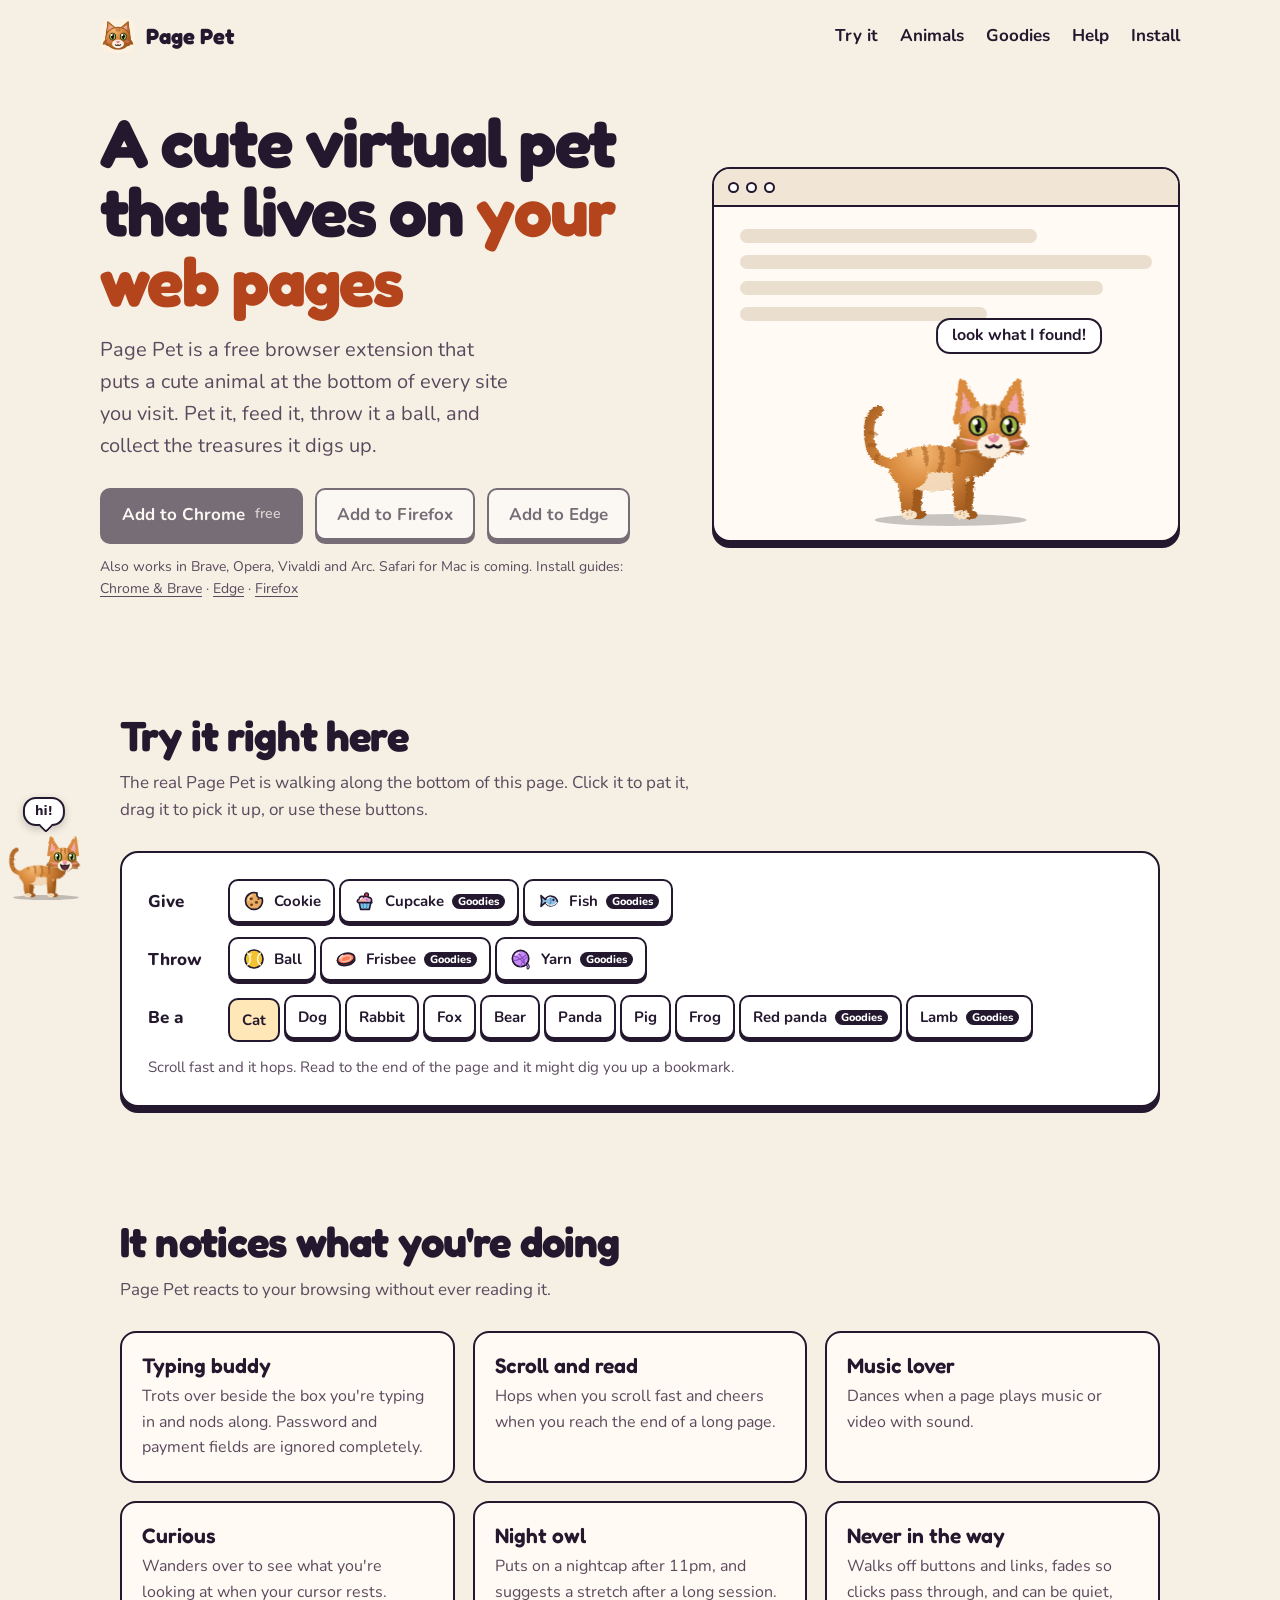
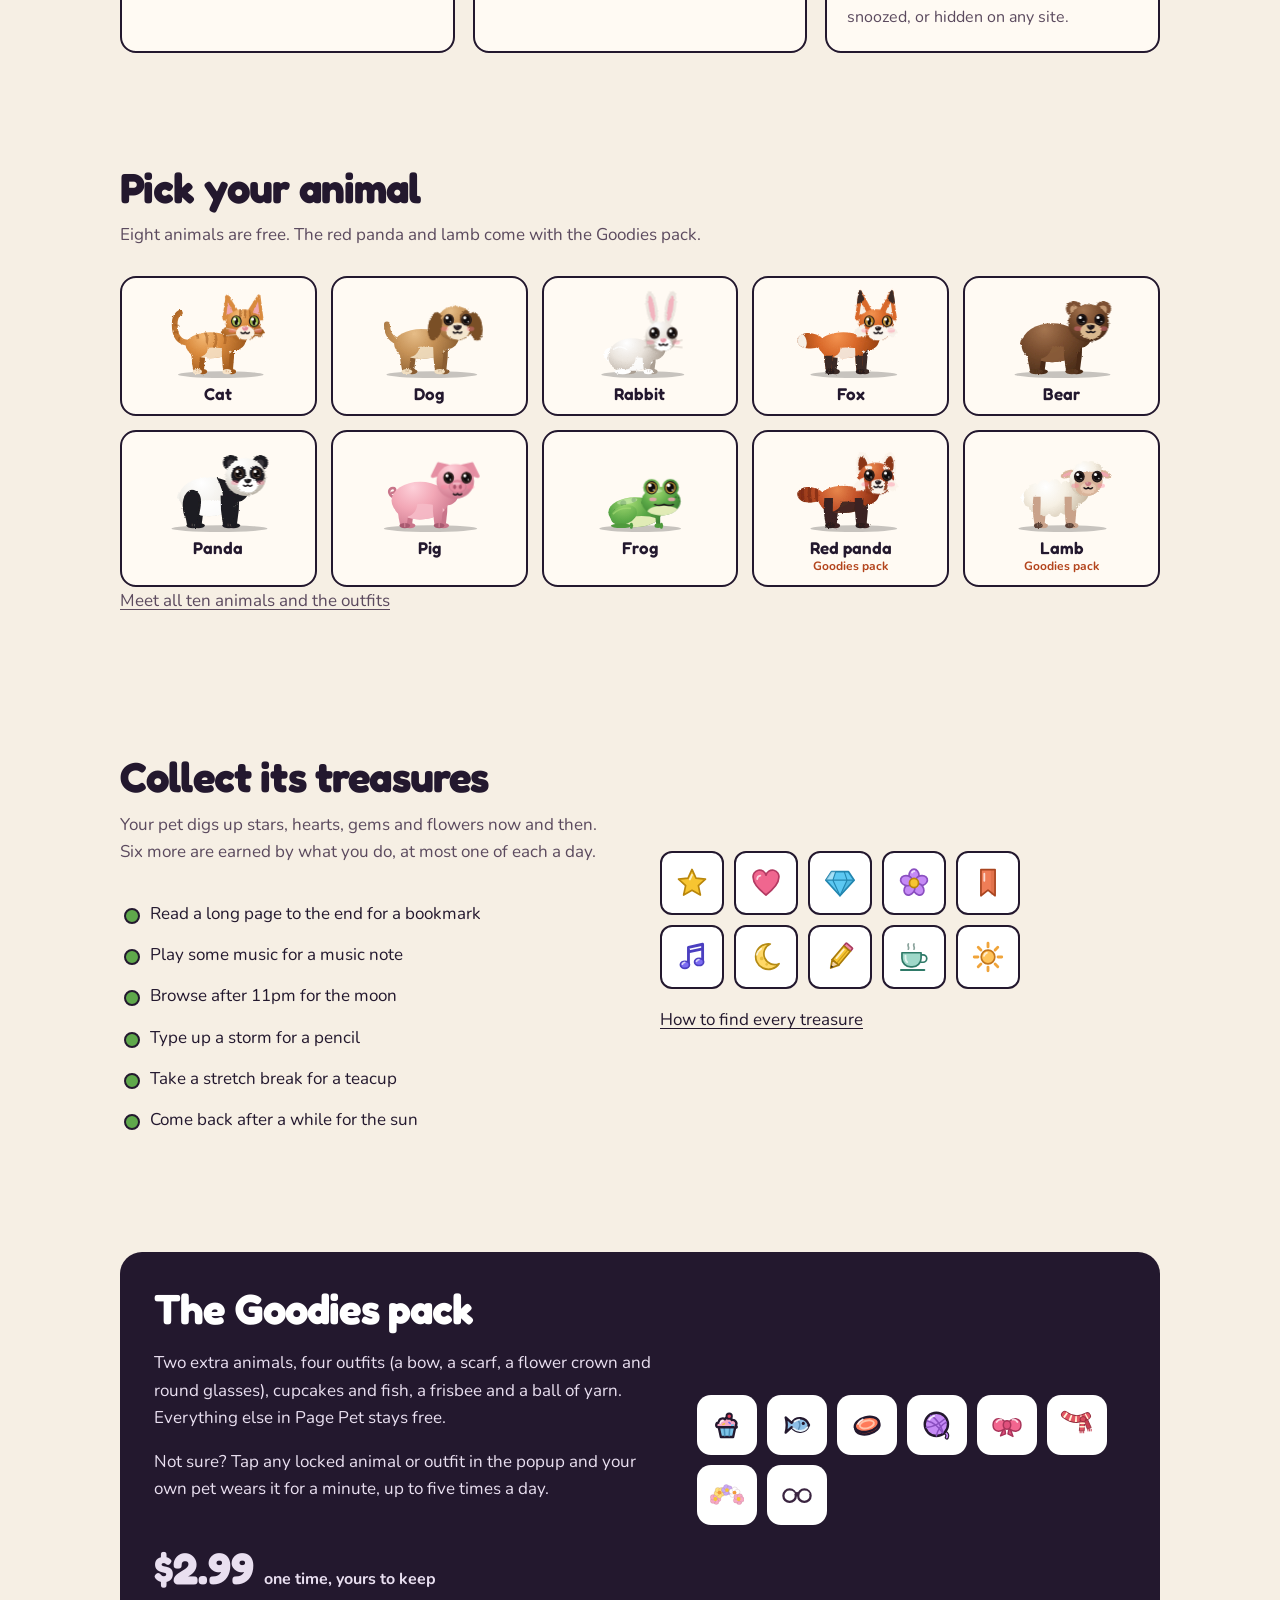
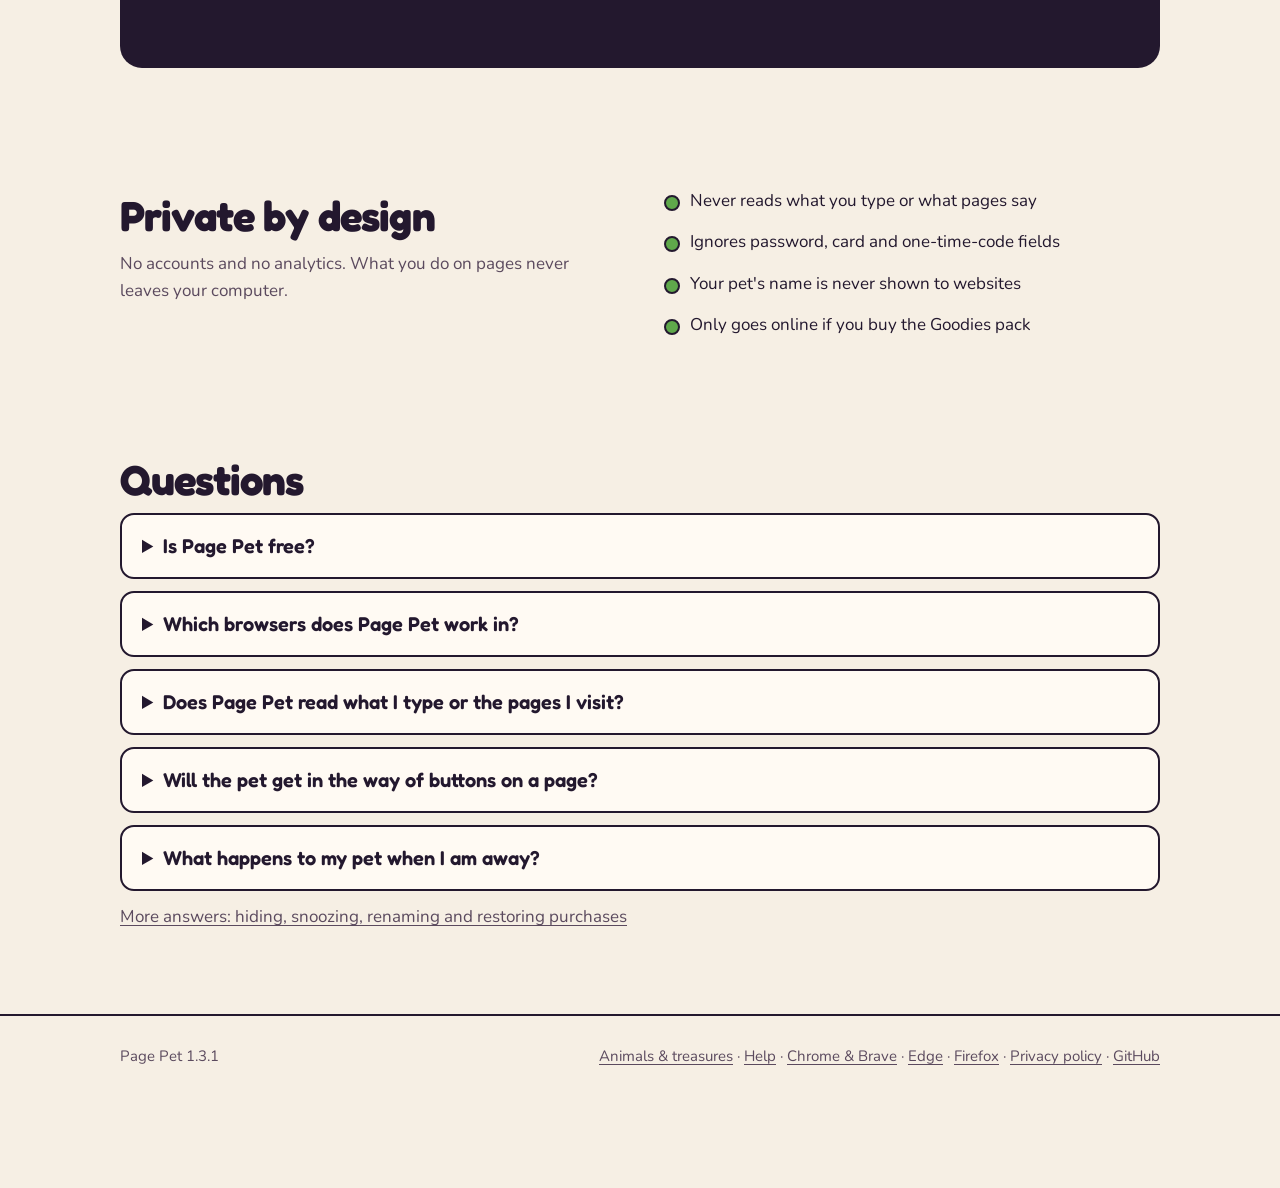
<file: index.html>
<!doctype html>
<html lang="en">
<head>
<meta charset="utf-8">
<meta name="viewport" content="width=device-width, initial-scale=1">
<title>Page Pet: Cute Virtual Pet Extension for Chrome, Edge &amp; Firefox</title>
<meta name="description" content="Page Pet is a free virtual pet browser extension for Chrome, Firefox and Edge. A cute cat, dog, fox or panda walks along your web pages, plays fetch and digs up treasures. Private by design.">
<meta name="robots" content="index, follow, max-image-preview:large">
<link rel="canonical" href="https://lakshmisraj.github.io/page-pet/">
<meta name="theme-color" content="#f6efe4">
<link rel="icon" type="image/png" sizes="32x32" href="icon32.png">
<link rel="icon" type="image/svg+xml" href="icon.svg">
<link rel="apple-touch-icon" href="icon128.png">

<meta property="og:type" content="website">
<meta property="og:site_name" content="Page Pet">
<meta property="og:title" content="Page Pet: a cute virtual pet for your browser">
<meta property="og:description" content="A tiny animal that lives at the bottom of your web pages. Pet it, feed it, and collect the treasures it digs up.">
<meta property="og:url" content="https://lakshmisraj.github.io/page-pet/">
<meta property="og:image" content="https://lakshmisraj.github.io/page-pet/og.png">
<meta property="og:image:width" content="1200">
<meta property="og:image:height" content="630">
<meta property="og:image:alt" content="An orange cartoon cat walking along the bottom of a web page">
<meta name="twitter:card" content="summary_large_image">
<meta name="twitter:title" content="Page Pet: a cute virtual pet for your browser">
<meta name="twitter:description" content="A tiny animal that lives at the bottom of your web pages. Free for Chrome, Firefox, Edge and more.">
<meta name="twitter:image" content="https://lakshmisraj.github.io/page-pet/og.png">

<link rel="preconnect" href="https://fonts.googleapis.com">
<link rel="preconnect" href="https://fonts.gstatic.com" crossorigin>
<link rel="preload" as="style" href="https://fonts.googleapis.com/css2?family=Fredoka:wght@500;600;700&family=Nunito:wght@400;600;700;800&display=swap" onload="this.onload=null;this.rel='stylesheet'">
<noscript><link rel="stylesheet" href="https://fonts.googleapis.com/css2?family=Fredoka:wght@500;600;700&family=Nunito:wght@400;600;700;800&display=swap"></noscript>

<script type="application/ld+json">
{
  "@context": "https://schema.org",
  "@type": "SoftwareApplication",
  "name": "Page Pet",
  "applicationCategory": "BrowserApplication",
  "applicationSubCategory": "Browser extension",
  "operatingSystem": "Chrome, Microsoft Edge, Firefox, Brave, Opera, Vivaldi",
  "description": "A browser extension that puts a cute animated pet at the bottom of every web page. It reacts to typing, scrolling and music, digs up collectible treasures, and stays out of your way.",
  "url": "https://lakshmisraj.github.io/page-pet/",
  "image": "https://lakshmisraj.github.io/page-pet/og.png",
  "softwareVersion": "1.3.1",
  "offers": [
    { "@type": "Offer", "name": "Page Pet", "price": "0", "priceCurrency": "USD" },
    { "@type": "Offer", "name": "Goodies pack (optional, one time)", "price": "2.99", "priceCurrency": "USD" }
  ]
}
</script>
<script type="application/ld+json">
{
  "@context": "https://schema.org",
  "@type": "FAQPage",
  "mainEntity": [
    { "@type": "Question", "name": "Is Page Pet free?", "acceptedAnswer": { "@type": "Answer", "text": "Yes. All eight animals, the cookie and ball, treasures, and every setting are free. An optional one-time Goodies pack (US$2.99) adds two animals, four outfits, and special treats and toys, and you can try any of the animals or outfits on your own pet for a minute first." } },
    { "@type": "Question", "name": "Which browsers does Page Pet work in?", "acceptedAnswer": { "@type": "Answer", "text": "Chrome, Microsoft Edge, Brave, Opera, Vivaldi and Arc use the Chrome version. Firefox 140 and later has its own version. A Safari version for Mac is in preparation." } },
    { "@type": "Question", "name": "Does Page Pet read what I type or the pages I visit?", "acceptedAnswer": { "@type": "Answer", "text": "No. It notices that a key was pressed so the pet can sit beside the text box, but never which key. It ignores password, payment-card and one-time-code fields completely, and nothing about your browsing leaves your computer." } },
    { "@type": "Question", "name": "Will the pet get in the way of buttons on a page?", "acceptedAnswer": { "@type": "Answer", "text": "It walks off buttons, links and text boxes by itself, and fades so clicks pass through when there is nowhere clear to stand. You can also make it quiet, snooze it for an hour, or hide it on any site." } },
    { "@type": "Question", "name": "What happens to my pet when I am away?", "acceptedAnswer": { "@type": "Answer", "text": "Its tummy and joy drain slowly, but never for more than six hours' worth and never below 15 percent. When you come back after a few hours it greets you with a present." } }
  ]
}
</script>
<link rel="stylesheet" href="style.css">
</head>
<body>
  <header class="wrap top">
    <a class="brand" href="./"><img src="icon128.png" alt="" width="36" height="36">Page Pet</a>
    <nav aria-label="Main">
      <a href="#try">Try it</a>
      <a href="animals.html">Animals</a>
      <a href="#goodies">Goodies</a>
      <a href="help.html">Help</a>
      <a href="chrome.html">Install</a>
    </nav>
  </header>

  <main>
    <div class="wrap hero">
      <div>
        <h1>A cute virtual pet that lives on <em>your web pages</em></h1>
        <p class="lede">Page Pet is a free browser extension that puts a cute animal at the bottom of every site you visit. Pet it, feed it, throw it a ball, and collect the treasures it digs up.</p>
        <div class="cta" id="install">
          <a class="btn primary" href="#install" aria-disabled="true" title="Coming soon">Add to Chrome <small>free</small></a>
          <a class="btn" href="#install" aria-disabled="true" title="Coming soon">Add to Firefox</a>
          <a class="btn" href="#install" aria-disabled="true" title="Coming soon">Add to Edge</a>
        </div>
        <p class="browsers">Also works in Brave, Opera, Vivaldi and Arc. Safari for Mac is coming. Install guides: <a href="chrome.html">Chrome &amp; Brave</a> · <a href="edge.html">Edge</a> · <a href="firefox.html">Firefox</a></p>
      </div>
      <div class="stage" aria-hidden="true">
        <div class="bar"><i></i><i></i><i></i></div>
        <div class="lines"><b style="width:72%"></b><b></b><b style="width:88%"></b><b style="width:60%"></b></div>
        <div class="say">look what I found!</div>
        <div class="critter" id="hero-pet"></div>
      </div>
    </div>

    <section id="try">
      <div class="wrap">
        <h2>Try it right here</h2>
        <p class="intro">The real Page Pet is walking along the bottom of this page. Click it to pat it, drag it to pick it up, or use these buttons.</p>
        <div class="try">
          <div class="try-row"><span class="try-label">Give</span><span id="try-treats"></span></div>
          <div class="try-row"><span class="try-label">Throw</span><span id="try-toys"></span></div>
          <div class="try-row"><span class="try-label">Be a</span><span id="try-animals"></span></div>
          <p>Scroll fast and it hops. Read to the end of the page and it might dig you up a bookmark.</p>
        </div>
      </div>
    </section>

    <section>
      <div class="wrap">
        <h2>It notices what you're doing</h2>
        <p class="intro">Page Pet reacts to your browsing without ever reading it.</p>
        <div class="grid">
          <div class="feat"><h3>Typing buddy</h3><p>Trots over beside the box you're typing in and nods along. Password and payment fields are ignored completely.</p></div>
          <div class="feat"><h3>Scroll and read</h3><p>Hops when you scroll fast and cheers when you reach the end of a long page.</p></div>
          <div class="feat"><h3>Music lover</h3><p>Dances when a page plays music or video with sound.</p></div>
          <div class="feat"><h3>Curious</h3><p>Wanders over to see what you're looking at when your cursor rests.</p></div>
          <div class="feat"><h3>Night owl</h3><p>Puts on a nightcap after 11pm, and suggests a stretch after a long session.</p></div>
          <div class="feat"><h3>Never in the way</h3><p>Walks off buttons and links, fades so clicks pass through, and can be quiet, snoozed, or hidden on any site.</p></div>
        </div>
      </div>
    </section>

    <section id="animals">
      <div class="wrap">
        <h2>Pick your animal</h2>
        <p class="intro">Eight animals are free. The red panda and lamb come with the Goodies pack.</p>
        <div class="zoo" id="zoo"></div>
        <p class="intro"><a href="animals.html">Meet all ten animals and the outfits</a></p>
      </div>
    </section>

    <section>
      <div class="wrap split">
        <div>
          <h2>Collect its treasures</h2>
          <p class="intro">Your pet digs up stars, hearts, gems and flowers now and then. Six more are earned by what you do, at most one of each a day.</p>
          <ul class="list">
            <li>Read a long page to the end for a bookmark</li>
            <li>Play some music for a music note</li>
            <li>Browse after 11pm for the moon</li>
            <li>Type up a storm for a pencil</li>
            <li>Take a stretch break for a teacup</li>
            <li>Come back after a while for the sun</li>
          </ul>
        </div>
        <div><div class="book" id="book" aria-label="The ten treasures"></div><p><a href="animals.html#treasures">How to find every treasure</a></p></div>
      </div>
    </section>

    <section id="goodies">
      <div class="wrap">
        <div class="pack">
          <div>
            <h2>The Goodies pack</h2>
            <p>Two extra animals, four outfits (a bow, a scarf, a flower crown and round glasses), cupcakes and fish, a frisbee and a ball of yarn. Everything else in Page Pet stays free.</p>
            <p>Not sure? Tap any locked animal or outfit in the popup and your own pet wears it for a minute, up to five times a day.</p>
            <p class="price">$2.99 <small>one time, yours to keep</small></p>
          </div>
          <div class="goods" id="goods" aria-label="Goodies pack items"></div>
        </div>
      </div>
    </section>

    <section id="privacy">
      <div class="wrap split">
        <div>
          <h2>Private by design</h2>
          <p class="intro">No accounts and no analytics. What you do on pages never leaves your computer.</p>
        </div>
        <ul class="list">
          <li>Never reads what you type or what pages say</li>
          <li>Ignores password, card and one-time-code fields</li>
          <li>Your pet's name is never shown to websites</li>
          <li>Only goes online if you buy the Goodies pack</li>
        </ul>
      </div>
    </section>

    <section id="faq">
      <div class="wrap">
        <h2>Questions</h2>
        <details><summary>Is Page Pet free?</summary><p>Yes. All eight animals, the cookie and ball, treasures, and every setting are free. An optional one-time Goodies pack (US$2.99) adds two animals, four outfits, and special treats and toys, and you can try any of the animals or outfits on your own pet for a minute first.</p></details>
        <details><summary>Which browsers does Page Pet work in?</summary><p>Chrome, Microsoft Edge, Brave, Opera, Vivaldi and Arc use the Chrome version. Firefox 140 and later has its own version. A Safari version for Mac is in preparation.</p></details>
        <details><summary>Does Page Pet read what I type or the pages I visit?</summary><p>No. It notices that a key was pressed so the pet can sit beside the text box, but never which key. It ignores password, payment-card and one-time-code fields completely, and nothing about your browsing leaves your computer.</p></details>
        <details><summary>Will the pet get in the way of buttons on a page?</summary><p>It walks off buttons, links and text boxes by itself, and fades so clicks pass through when there is nowhere clear to stand. You can also make it quiet, snooze it for an hour, or hide it on any site.</p></details>
        <details><summary>What happens to my pet when I am away?</summary><p>Its tummy and joy drain slowly, but never for more than six hours' worth and never below 15 percent. When you come back after a few hours it greets you with a present.</p></details>
        <p class="intro"><a href="help.html">More answers: hiding, snoozing, renaming and restoring purchases</a></p>
      </div>
    </section>
  </main>

  <footer>
    <div class="wrap">
      <span>Page Pet 1.3.1</span>
      <span><a href="animals.html">Animals &amp; treasures</a> · <a href="help.html">Help</a> · <a href="chrome.html">Chrome &amp; Brave</a> · <a href="edge.html">Edge</a> · <a href="firefox.html">Firefox</a> · <a href="privacy.html">Privacy policy</a> · <a href="https://github.com/lakshmisraj/page-pet">GitHub</a></span>
    </div>
  </footer>

  <script src="demo.js"></script>
  <script src="pet-core.js"></script>
  <script src="content.js"></script>
  <script src="page.js"></script>
</body>
</html>
</file>
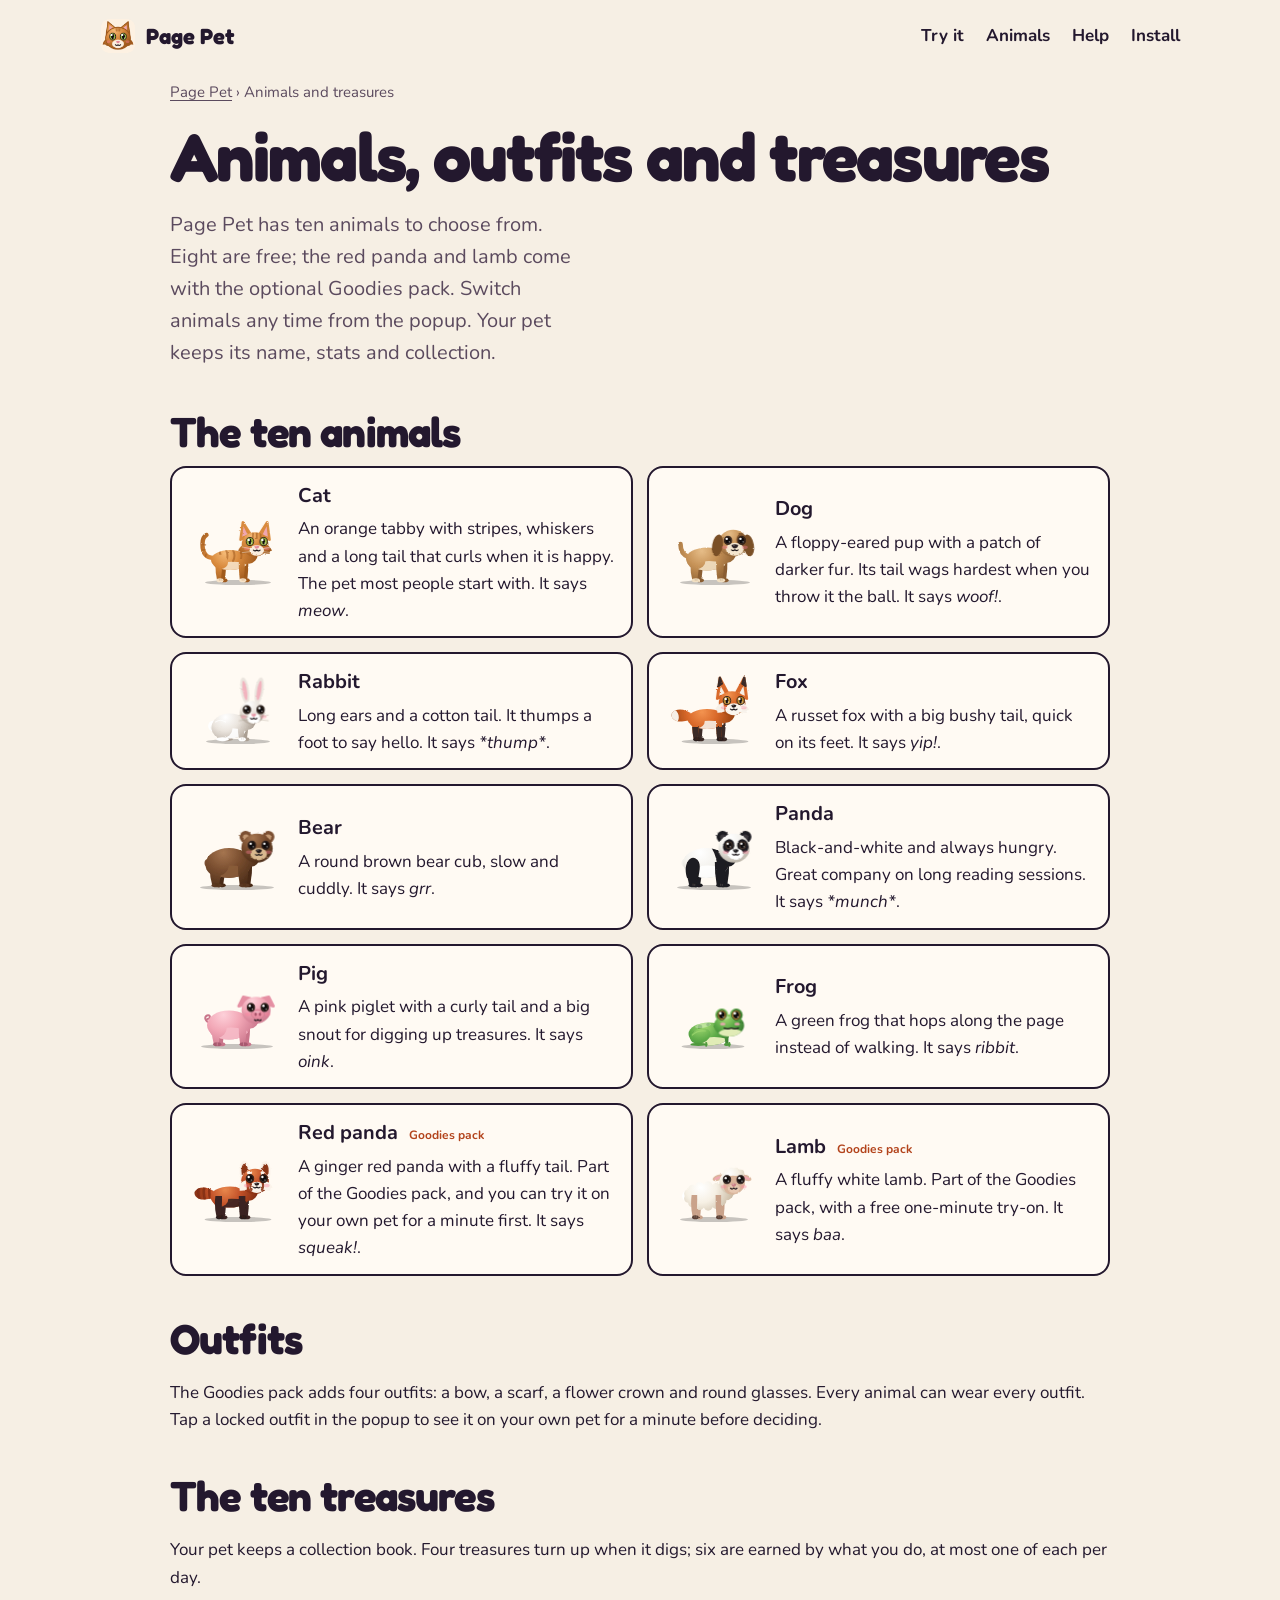
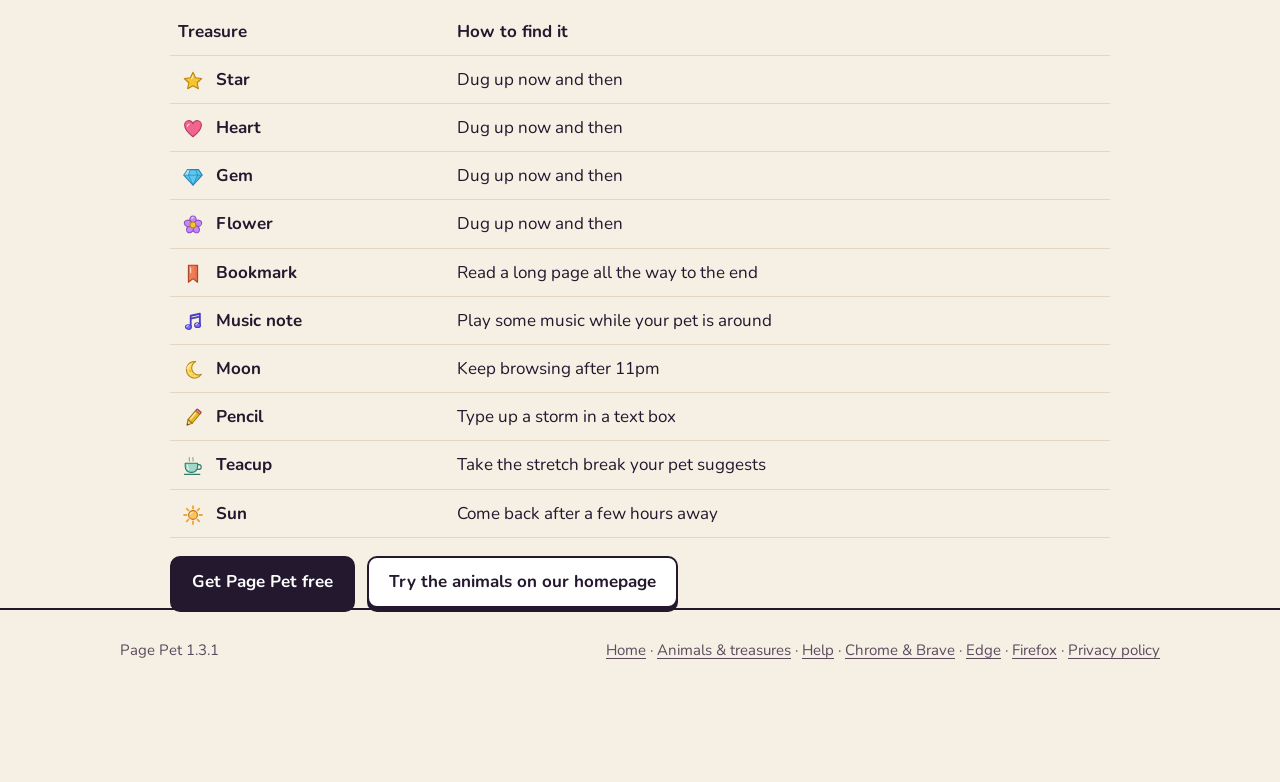
<file: animals.html>
<!doctype html>
<html lang="en">
<head>
<meta charset="utf-8">
<meta name="viewport" content="width=device-width, initial-scale=1">
<title>Browser Pet Animals: Cat, Dog, Fox, Red Panda & More | Page Pet</title>
<meta name="description" content="Meet the ten animals in Page Pet, the cute virtual pet browser extension: cat, dog, rabbit, fox, bear, panda, pig, frog, red panda and lamb, plus outfits and the ten treasures to collect.">
<meta name="robots" content="index, follow, max-image-preview:large">
<link rel="canonical" href="https://lakshmisraj.github.io/page-pet/animals.html">
<meta name="theme-color" content="#f6efe4">
<link rel="icon" type="image/png" sizes="32x32" href="icon32.png">
<link rel="icon" type="image/svg+xml" href="icon.svg">
<meta property="og:type" content="article">
<meta property="og:site_name" content="Page Pet">
<meta property="og:title" content="Browser Pet Animals: Cat, Dog, Fox, Red Panda & More | Page Pet">
<meta property="og:description" content="Meet the ten animals in Page Pet, the cute virtual pet browser extension: cat, dog, rabbit, fox, bear, panda, pig, frog, red panda and lamb, plus outfits and the ten treasures to collect.">
<meta property="og:url" content="https://lakshmisraj.github.io/page-pet/animals.html">
<meta property="og:image" content="https://lakshmisraj.github.io/page-pet/og.png">
<meta name="twitter:card" content="summary_large_image">
<link rel="preconnect" href="https://fonts.googleapis.com">
<link rel="preconnect" href="https://fonts.gstatic.com" crossorigin>
<link rel="preload" as="style" href="https://fonts.googleapis.com/css2?family=Fredoka:wght@500;600;700&family=Nunito:wght@400;600;700;800&display=swap" onload="this.onload=null;this.rel='stylesheet'">
<noscript><link rel="stylesheet" href="https://fonts.googleapis.com/css2?family=Fredoka:wght@500;600;700&family=Nunito:wght@400;600;700;800&display=swap"></noscript>
<link rel="stylesheet" href="style.css">
<script type="application/ld+json">
{"@context": "https://schema.org", "@type": "BreadcrumbList", "itemListElement": [
  {"@type": "ListItem", "position": 1, "name": "Page Pet", "item": "https://lakshmisraj.github.io/page-pet/"},
  {"@type": "ListItem", "position": 2, "name": "Animals and treasures", "item": "https://lakshmisraj.github.io/page-pet/animals.html"}]}
</script>
<script type="application/ld+json">
{"@context": "https://schema.org", "@type": "ItemList", "name": "Page Pet animals", "itemListElement": [
    {"@type": "ListItem", "position": 1, "name": "Cat"},
    {"@type": "ListItem", "position": 2, "name": "Dog"},
    {"@type": "ListItem", "position": 3, "name": "Rabbit"},
    {"@type": "ListItem", "position": 4, "name": "Fox"},
    {"@type": "ListItem", "position": 5, "name": "Bear"},
    {"@type": "ListItem", "position": 6, "name": "Panda"},
    {"@type": "ListItem", "position": 7, "name": "Pig"},
    {"@type": "ListItem", "position": 8, "name": "Frog"},
    {"@type": "ListItem", "position": 9, "name": "Red panda"},
    {"@type": "ListItem", "position": 10, "name": "Lamb"}]}
</script>
</head>
<body>
  <header class="wrap top">
    <a class="brand" href="./"><img src="icon128.png" alt="" width="36" height="36">Page Pet</a>
    <nav aria-label="Main"><a href="./#try">Try it</a><a href="animals.html">Animals</a><a href="help.html">Help</a><a href="chrome.html">Install</a></nav>
  </header>
  <main class="wrap guide wide">
    <p class="crumbs"><a href="./">Page Pet</a> › Animals and treasures</p>

    <h1>Animals, outfits and treasures</h1>
    <p class="lede">Page Pet has ten animals to choose from. Eight are free; the red panda and lamb come with the optional Goodies pack. Switch animals any time from the popup. Your pet keeps its name, stats and collection.</p>

    <h2>The ten animals</h2>
    <div class="beasts">
      <article class="beast"><figure data-skin="cat"></figure><div><h3>Cat</h3><p>An orange tabby with stripes, whiskers and a long tail that curls when it is happy. The pet most people start with. It says <em>meow</em>.</p></div></article>
      <article class="beast"><figure data-skin="dog"></figure><div><h3>Dog</h3><p>A floppy-eared pup with a patch of darker fur. Its tail wags hardest when you throw it the ball. It says <em>woof!</em>.</p></div></article>
      <article class="beast"><figure data-skin="rabbit"></figure><div><h3>Rabbit</h3><p>Long ears and a cotton tail. It thumps a foot to say hello. It says <em>*thump*</em>.</p></div></article>
      <article class="beast"><figure data-skin="fox"></figure><div><h3>Fox</h3><p>A russet fox with a big bushy tail, quick on its feet. It says <em>yip!</em>.</p></div></article>
      <article class="beast"><figure data-skin="bear"></figure><div><h3>Bear</h3><p>A round brown bear cub, slow and cuddly. It says <em>grr</em>.</p></div></article>
      <article class="beast"><figure data-skin="panda"></figure><div><h3>Panda</h3><p>Black-and-white and always hungry. Great company on long reading sessions. It says <em>*munch*</em>.</p></div></article>
      <article class="beast"><figure data-skin="pig"></figure><div><h3>Pig</h3><p>A pink piglet with a curly tail and a big snout for digging up treasures. It says <em>oink</em>.</p></div></article>
      <article class="beast"><figure data-skin="frog"></figure><div><h3>Frog</h3><p>A green frog that hops along the page instead of walking. It says <em>ribbit</em>.</p></div></article>
      <article class="beast"><figure data-skin="redpanda"></figure><div><h3>Red panda <small>Goodies pack</small></h3><p>A ginger red panda with a fluffy tail. Part of the Goodies pack, and you can try it on your own pet for a minute first. It says <em>squeak!</em>.</p></div></article>
      <article class="beast"><figure data-skin="lamb"></figure><div><h3>Lamb <small>Goodies pack</small></h3><p>A fluffy white lamb. Part of the Goodies pack, with a free one-minute try-on. It says <em>baa</em>.</p></div></article>
    </div>

    <h2>Outfits</h2>
    <p>The Goodies pack adds four outfits: a bow, a scarf, a flower crown and round glasses. Every animal can wear every outfit. Tap a locked outfit in the popup to see it on your own pet for a minute before deciding.</p>

    <h2 id="treasures">The ten treasures</h2>
    <p>Your pet keeps a collection book. Four treasures turn up when it digs; six are earned by what you do, at most one of each per day.</p>
    <table class="tt">
      <thead><tr><th scope="col">Treasure</th><th scope="col">How to find it</th></tr></thead>
      <tbody>
        <tr><td><span class="ti" data-t="star"></span>Star</td><td>Dug up now and then</td></tr>
        <tr><td><span class="ti" data-t="heart"></span>Heart</td><td>Dug up now and then</td></tr>
        <tr><td><span class="ti" data-t="gem"></span>Gem</td><td>Dug up now and then</td></tr>
        <tr><td><span class="ti" data-t="flower"></span>Flower</td><td>Dug up now and then</td></tr>
        <tr><td><span class="ti" data-t="bookmark"></span>Bookmark</td><td>Read a long page all the way to the end</td></tr>
        <tr><td><span class="ti" data-t="note"></span>Music note</td><td>Play some music while your pet is around</td></tr>
        <tr><td><span class="ti" data-t="moon"></span>Moon</td><td>Keep browsing after 11pm</td></tr>
        <tr><td><span class="ti" data-t="pencil"></span>Pencil</td><td>Type up a storm in a text box</td></tr>
        <tr><td><span class="ti" data-t="teacup"></span>Teacup</td><td>Take the stretch break your pet suggests</td></tr>
        <tr><td><span class="ti" data-t="sun"></span>Sun</td><td>Come back after a few hours away</td></tr>
      </tbody>
    </table>
    <div class="more"><a class="btn primary" href="./#install">Get Page Pet free</a><a class="btn" href="./#try">Try the animals on our homepage</a></div>
  </main>
  <footer>
    <div class="wrap">
      <span>Page Pet 1.3.1</span>
      <span><a href="./">Home</a> · <a href="animals.html">Animals &amp; treasures</a> · <a href="help.html">Help</a> · <a href="chrome.html">Chrome &amp; Brave</a> · <a href="edge.html">Edge</a> · <a href="firefox.html">Firefox</a> · <a href="privacy.html">Privacy policy</a></span>
    </div>
  </footer>
  <script src="pet-core.js"></script>
  <script src="animals.js"></script>
</body>
</html>
</file>
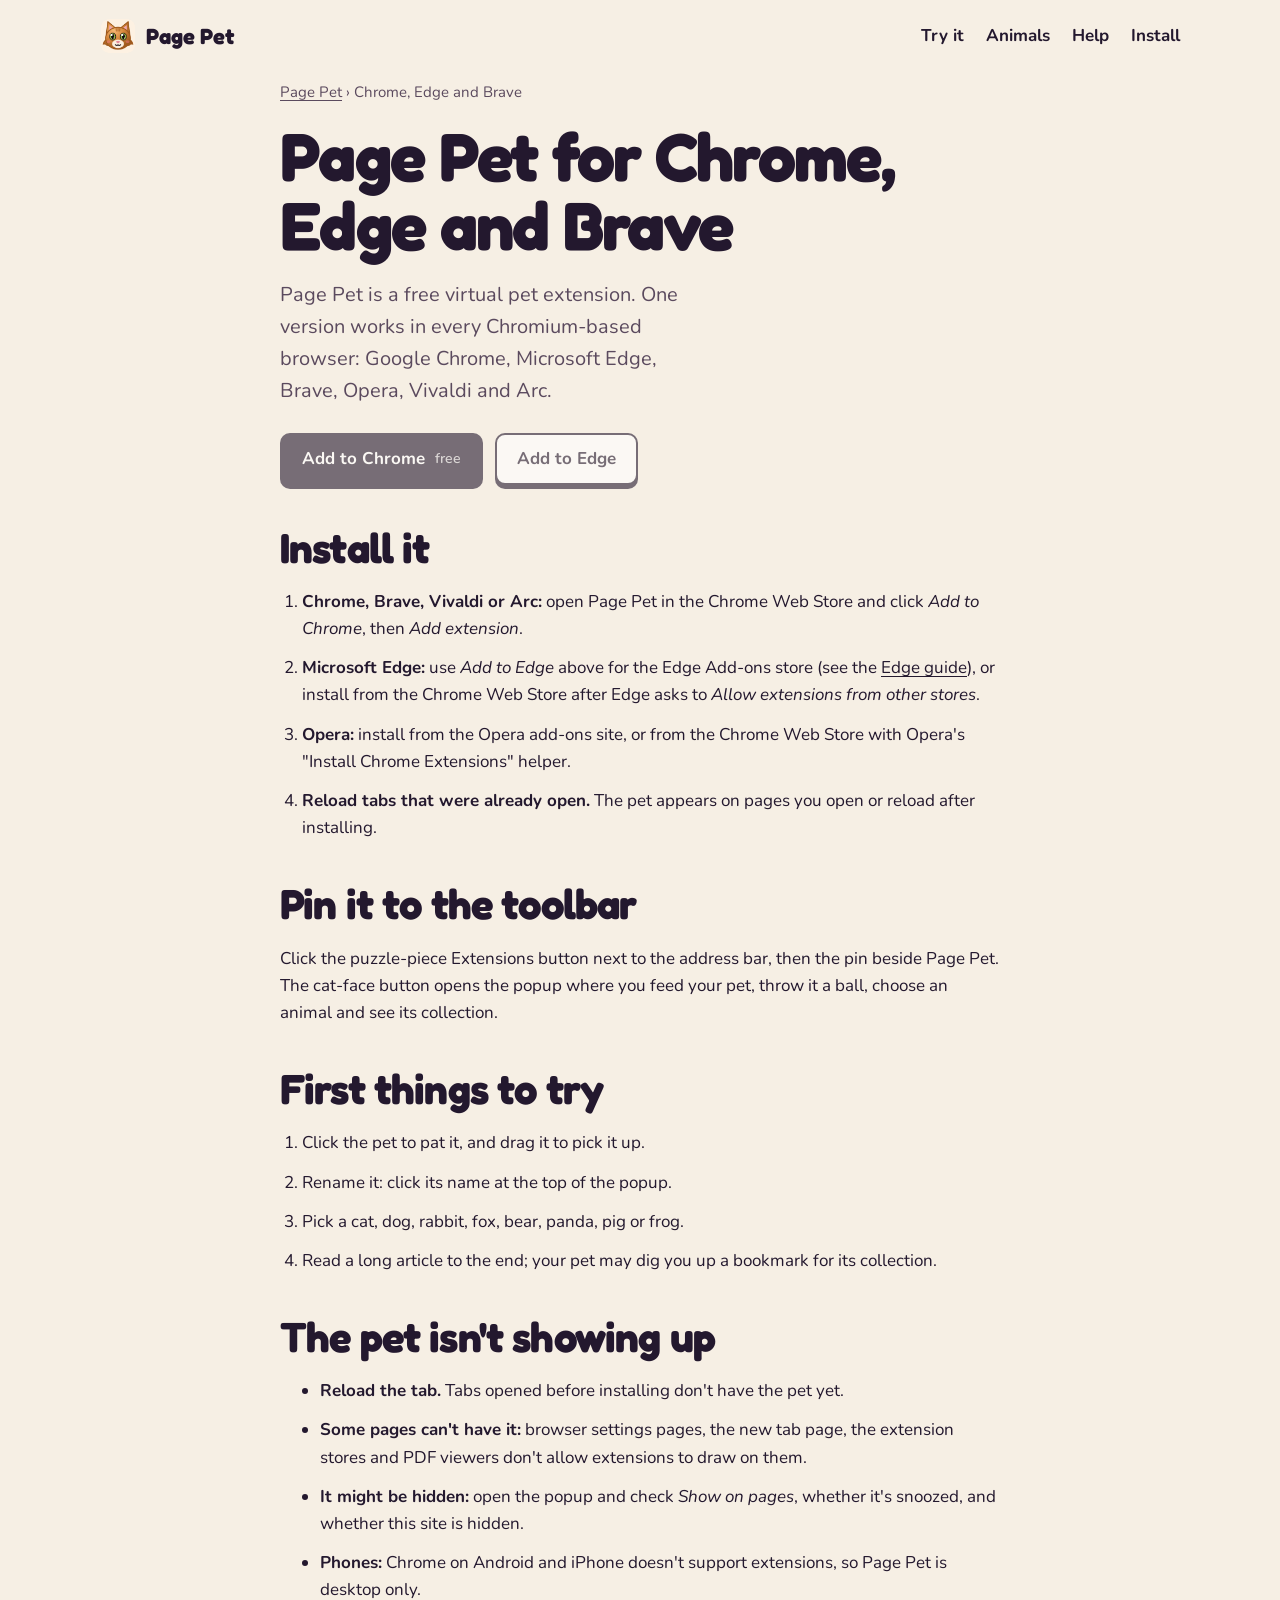
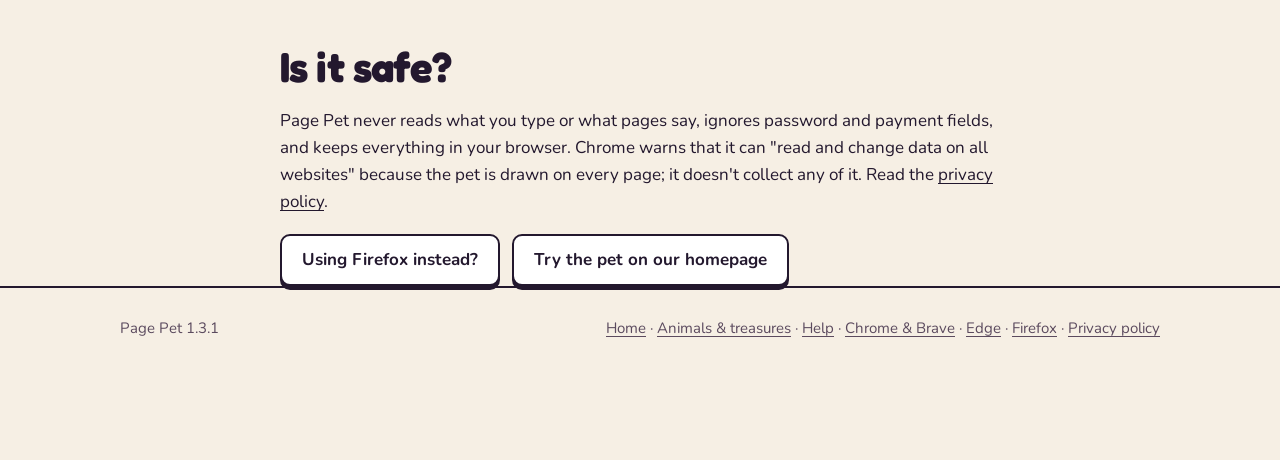
<file: chrome.html>
<!doctype html>
<html lang="en">
<head>
<meta charset="utf-8">
<meta name="viewport" content="width=device-width, initial-scale=1">
<title>Page Pet for Chrome, Edge &amp; Brave: Virtual Pet Extension Install Guide</title>
<meta name="description" content="How to install Page Pet, the free virtual pet extension, in Google Chrome, Microsoft Edge, Brave, Opera, Vivaldi and Arc, pin it to the toolbar, and fix a pet that does not appear.">
<meta name="robots" content="index, follow, max-image-preview:large">
<link rel="canonical" href="https://lakshmisraj.github.io/page-pet/chrome.html">
<meta name="theme-color" content="#f6efe4">
<link rel="icon" type="image/png" sizes="32x32" href="icon32.png">
<link rel="icon" type="image/svg+xml" href="icon.svg">
<meta property="og:type" content="article">
<meta property="og:site_name" content="Page Pet">
<meta property="og:title" content="Page Pet for Chrome, Edge &amp; Brave: Virtual Pet Extension Install Guide">
<meta property="og:description" content="How to install Page Pet, the free virtual pet extension, in Google Chrome, Microsoft Edge, Brave, Opera, Vivaldi and Arc, pin it to the toolbar, and fix a pet that does not appear.">
<meta property="og:url" content="https://lakshmisraj.github.io/page-pet/chrome.html">
<meta property="og:image" content="https://lakshmisraj.github.io/page-pet/og.png">
<meta name="twitter:card" content="summary_large_image">
<link rel="preconnect" href="https://fonts.googleapis.com">
<link rel="preconnect" href="https://fonts.gstatic.com" crossorigin>
<link rel="preload" as="style" href="https://fonts.googleapis.com/css2?family=Fredoka:wght@500;600;700&family=Nunito:wght@400;600;700;800&display=swap" onload="this.onload=null;this.rel='stylesheet'">
<noscript><link rel="stylesheet" href="https://fonts.googleapis.com/css2?family=Fredoka:wght@500;600;700&family=Nunito:wght@400;600;700;800&display=swap"></noscript>
<link rel="stylesheet" href="style.css">
<script type="application/ld+json">
{"@context": "https://schema.org", "@type": "BreadcrumbList", "itemListElement": [
  {"@type": "ListItem", "position": 1, "name": "Page Pet", "item": "https://lakshmisraj.github.io/page-pet/"},
  {"@type": "ListItem", "position": 2, "name": "Chrome, Edge and Brave", "item": "https://lakshmisraj.github.io/page-pet/chrome.html"}]}
</script>
</head>
<body>
  <header class="wrap top">
    <a class="brand" href="./"><img src="icon128.png" alt="" width="36" height="36">Page Pet</a>
    <nav aria-label="Main"><a href="./#try">Try it</a><a href="animals.html">Animals</a><a href="help.html">Help</a><a href="chrome.html">Install</a></nav>
  </header>
  <main class="wrap guide">
    <p class="crumbs"><a href="./">Page Pet</a> › Chrome, Edge and Brave</p>

    <h1>Page Pet for Chrome, Edge and Brave</h1>
    <p class="lede">Page Pet is a free virtual pet extension. One version works in every Chromium-based browser: Google Chrome, Microsoft Edge, Brave, Opera, Vivaldi and Arc.</p>
    <div class="cta">
      <a class="btn primary" href="./#install" aria-disabled="true" title="Coming soon">Add to Chrome <small>free</small></a>
      <a class="btn" href="./#install" aria-disabled="true" title="Coming soon">Add to Edge</a>
    </div>

    <h2>Install it</h2>
    <ol>
      <li><strong>Chrome, Brave, Vivaldi or Arc:</strong> open Page Pet in the Chrome Web Store and click <em>Add to Chrome</em>, then <em>Add extension</em>.</li>
      <li><strong>Microsoft Edge:</strong> use <em>Add to Edge</em> above for the Edge Add-ons store (see the <a href="edge.html">Edge guide</a>), or install from the Chrome Web Store after Edge asks to <em>Allow extensions from other stores</em>.</li>
      <li><strong>Opera:</strong> install from the Opera add-ons site, or from the Chrome Web Store with Opera's "Install Chrome Extensions" helper.</li>
      <li><strong>Reload tabs that were already open.</strong> The pet appears on pages you open or reload after installing.</li>
    </ol>

    <h2>Pin it to the toolbar</h2>
    <p>Click the puzzle-piece Extensions button next to the address bar, then the pin beside Page Pet. The cat-face button opens the popup where you feed your pet, throw it a ball, choose an animal and see its collection.</p>

    <h2>First things to try</h2>
    <ol>
      <li>Click the pet to pat it, and drag it to pick it up.</li>
      <li>Rename it: click its name at the top of the popup.</li>
      <li>Pick a cat, dog, rabbit, fox, bear, panda, pig or frog.</li>
      <li>Read a long article to the end; your pet may dig you up a bookmark for its collection.</li>
    </ol>

    <h2>The pet isn't showing up</h2>
    <ul>
      <li><strong>Reload the tab.</strong> Tabs opened before installing don't have the pet yet.</li>
      <li><strong>Some pages can't have it:</strong> browser settings pages, the new tab page, the extension stores and PDF viewers don't allow extensions to draw on them.</li>
      <li><strong>It might be hidden:</strong> open the popup and check <em>Show on pages</em>, whether it's snoozed, and whether this site is hidden.</li>
      <li><strong>Phones:</strong> Chrome on Android and iPhone doesn't support extensions, so Page Pet is desktop only.</li>
    </ul>

    <h2>Is it safe?</h2>
    <p>Page Pet never reads what you type or what pages say, ignores password and payment fields, and keeps everything in your browser. Chrome warns that it can "read and change data on all websites" because the pet is drawn on every page; it doesn't collect any of it. Read the <a href="privacy.html">privacy policy</a>.</p>
    <div class="more"><a class="btn" href="firefox.html">Using Firefox instead?</a><a class="btn" href="./#try">Try the pet on our homepage</a></div>
  </main>
  <footer>
    <div class="wrap">
      <span>Page Pet 1.3.1</span>
      <span><a href="./">Home</a> · <a href="animals.html">Animals &amp; treasures</a> · <a href="help.html">Help</a> · <a href="chrome.html">Chrome &amp; Brave</a> · <a href="edge.html">Edge</a> · <a href="firefox.html">Firefox</a> · <a href="privacy.html">Privacy policy</a></span>
    </div>
  </footer>
</body>
</html>
</file>
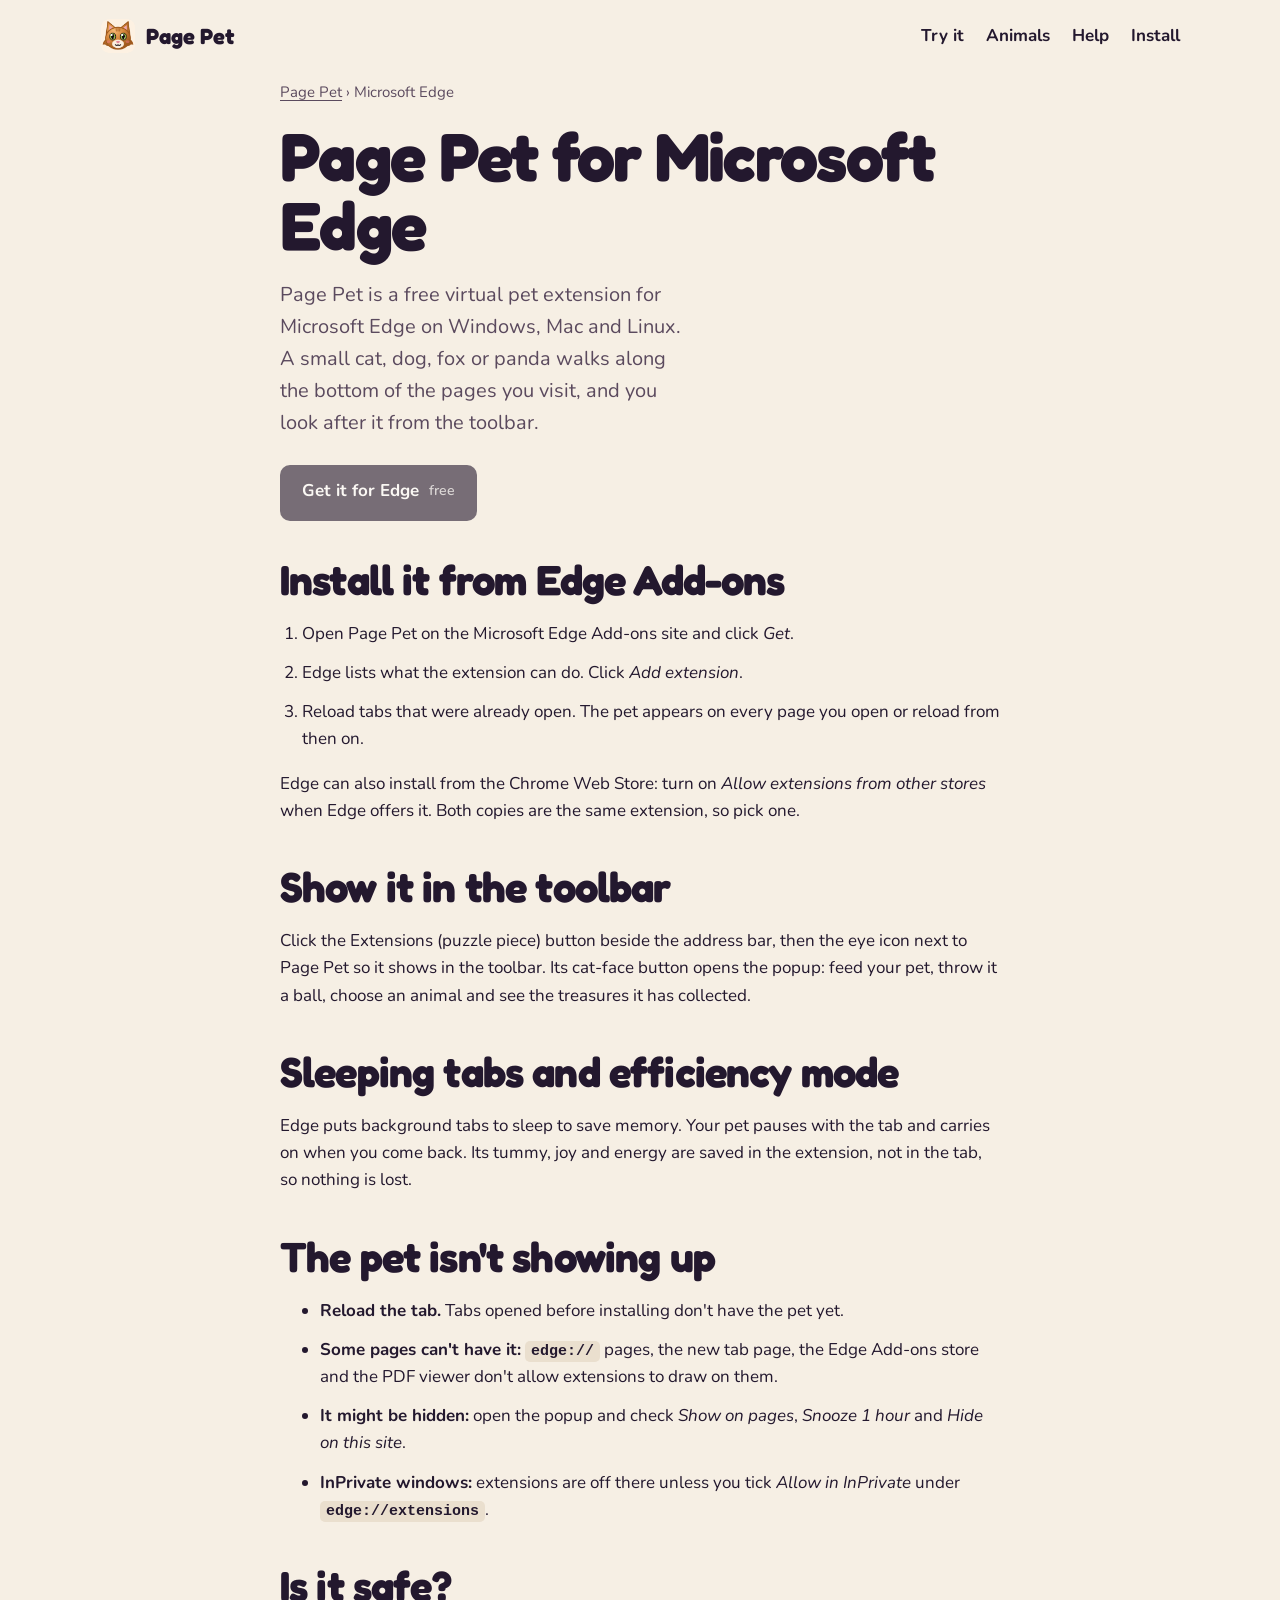
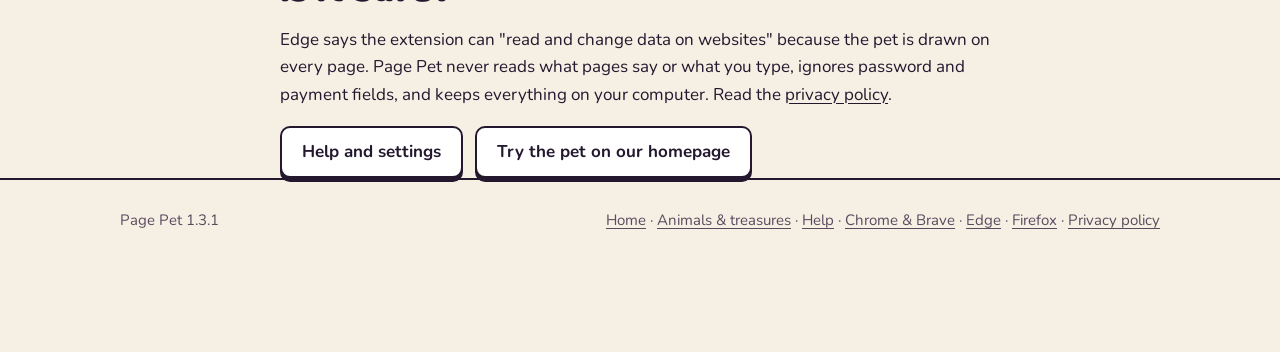
<file: edge.html>
<!doctype html>
<html lang="en">
<head>
<meta charset="utf-8">
<meta name="viewport" content="width=device-width, initial-scale=1">
<title>Page Pet for Microsoft Edge: Virtual Pet Extension Guide</title>
<meta name="description" content="Install Page Pet, the free virtual pet extension, in Microsoft Edge on Windows or Mac: getting it from Edge Add-ons, showing it in the toolbar, and keeping it awake with sleeping tabs.">
<meta name="robots" content="index, follow, max-image-preview:large">
<link rel="canonical" href="https://lakshmisraj.github.io/page-pet/edge.html">
<meta name="theme-color" content="#f6efe4">
<link rel="icon" type="image/png" sizes="32x32" href="icon32.png">
<link rel="icon" type="image/svg+xml" href="icon.svg">
<meta property="og:type" content="article">
<meta property="og:site_name" content="Page Pet">
<meta property="og:title" content="Page Pet for Microsoft Edge: Virtual Pet Extension Guide">
<meta property="og:description" content="Install Page Pet, the free virtual pet extension, in Microsoft Edge on Windows or Mac: getting it from Edge Add-ons, showing it in the toolbar, and keeping it awake with sleeping tabs.">
<meta property="og:url" content="https://lakshmisraj.github.io/page-pet/edge.html">
<meta property="og:image" content="https://lakshmisraj.github.io/page-pet/og.png">
<meta name="twitter:card" content="summary_large_image">
<link rel="preconnect" href="https://fonts.googleapis.com">
<link rel="preconnect" href="https://fonts.gstatic.com" crossorigin>
<link rel="preload" as="style" href="https://fonts.googleapis.com/css2?family=Fredoka:wght@500;600;700&family=Nunito:wght@400;600;700;800&display=swap" onload="this.onload=null;this.rel='stylesheet'">
<noscript><link rel="stylesheet" href="https://fonts.googleapis.com/css2?family=Fredoka:wght@500;600;700&family=Nunito:wght@400;600;700;800&display=swap"></noscript>
<link rel="stylesheet" href="style.css">
<script type="application/ld+json">
{"@context": "https://schema.org", "@type": "BreadcrumbList", "itemListElement": [
  {"@type": "ListItem", "position": 1, "name": "Page Pet", "item": "https://lakshmisraj.github.io/page-pet/"},
  {"@type": "ListItem", "position": 2, "name": "Microsoft Edge", "item": "https://lakshmisraj.github.io/page-pet/edge.html"}]}
</script>
</head>
<body>
  <header class="wrap top">
    <a class="brand" href="./"><img src="icon128.png" alt="" width="36" height="36">Page Pet</a>
    <nav aria-label="Main"><a href="./#try">Try it</a><a href="animals.html">Animals</a><a href="help.html">Help</a><a href="chrome.html">Install</a></nav>
  </header>
  <main class="wrap guide">
    <p class="crumbs"><a href="./">Page Pet</a> › Microsoft Edge</p>

    <h1>Page Pet for Microsoft Edge</h1>
    <p class="lede">Page Pet is a free virtual pet extension for Microsoft Edge on Windows, Mac and Linux. A small cat, dog, fox or panda walks along the bottom of the pages you visit, and you look after it from the toolbar.</p>
    <div class="cta">
      <a class="btn primary" href="./#install" aria-disabled="true" title="Coming soon">Get it for Edge <small>free</small></a>
    </div>

    <h2>Install it from Edge Add-ons</h2>
    <ol>
      <li>Open Page Pet on the Microsoft Edge Add-ons site and click <em>Get</em>.</li>
      <li>Edge lists what the extension can do. Click <em>Add extension</em>.</li>
      <li>Reload tabs that were already open. The pet appears on every page you open or reload from then on.</li>
    </ol>
    <p>Edge can also install from the Chrome Web Store: turn on <em>Allow extensions from other stores</em> when Edge offers it. Both copies are the same extension, so pick one.</p>

    <h2>Show it in the toolbar</h2>
    <p>Click the Extensions (puzzle piece) button beside the address bar, then the eye icon next to Page Pet so it shows in the toolbar. Its cat-face button opens the popup: feed your pet, throw it a ball, choose an animal and see the treasures it has collected.</p>

    <h2>Sleeping tabs and efficiency mode</h2>
    <p>Edge puts background tabs to sleep to save memory. Your pet pauses with the tab and carries on when you come back. Its tummy, joy and energy are saved in the extension, not in the tab, so nothing is lost.</p>

    <h2>The pet isn't showing up</h2>
    <ul>
      <li><strong>Reload the tab.</strong> Tabs opened before installing don't have the pet yet.</li>
      <li><strong>Some pages can't have it:</strong> <code>edge://</code> pages, the new tab page, the Edge Add-ons store and the PDF viewer don't allow extensions to draw on them.</li>
      <li><strong>It might be hidden:</strong> open the popup and check <em>Show on pages</em>, <em>Snooze 1 hour</em> and <em>Hide on this site</em>.</li>
      <li><strong>InPrivate windows:</strong> extensions are off there unless you tick <em>Allow in InPrivate</em> under <code>edge://extensions</code>.</li>
    </ul>

    <h2>Is it safe?</h2>
    <p>Edge says the extension can "read and change data on websites" because the pet is drawn on every page. Page Pet never reads what pages say or what you type, ignores password and payment fields, and keeps everything on your computer. Read the <a href="privacy.html">privacy policy</a>.</p>
    <div class="more"><a class="btn" href="help.html">Help and settings</a><a class="btn" href="./#try">Try the pet on our homepage</a></div>
  </main>
  <footer>
    <div class="wrap">
      <span>Page Pet 1.3.1</span>
      <span><a href="./">Home</a> · <a href="animals.html">Animals &amp; treasures</a> · <a href="help.html">Help</a> · <a href="chrome.html">Chrome &amp; Brave</a> · <a href="edge.html">Edge</a> · <a href="firefox.html">Firefox</a> · <a href="privacy.html">Privacy policy</a></span>
    </div>
  </footer>
</body>
</html>
</file>
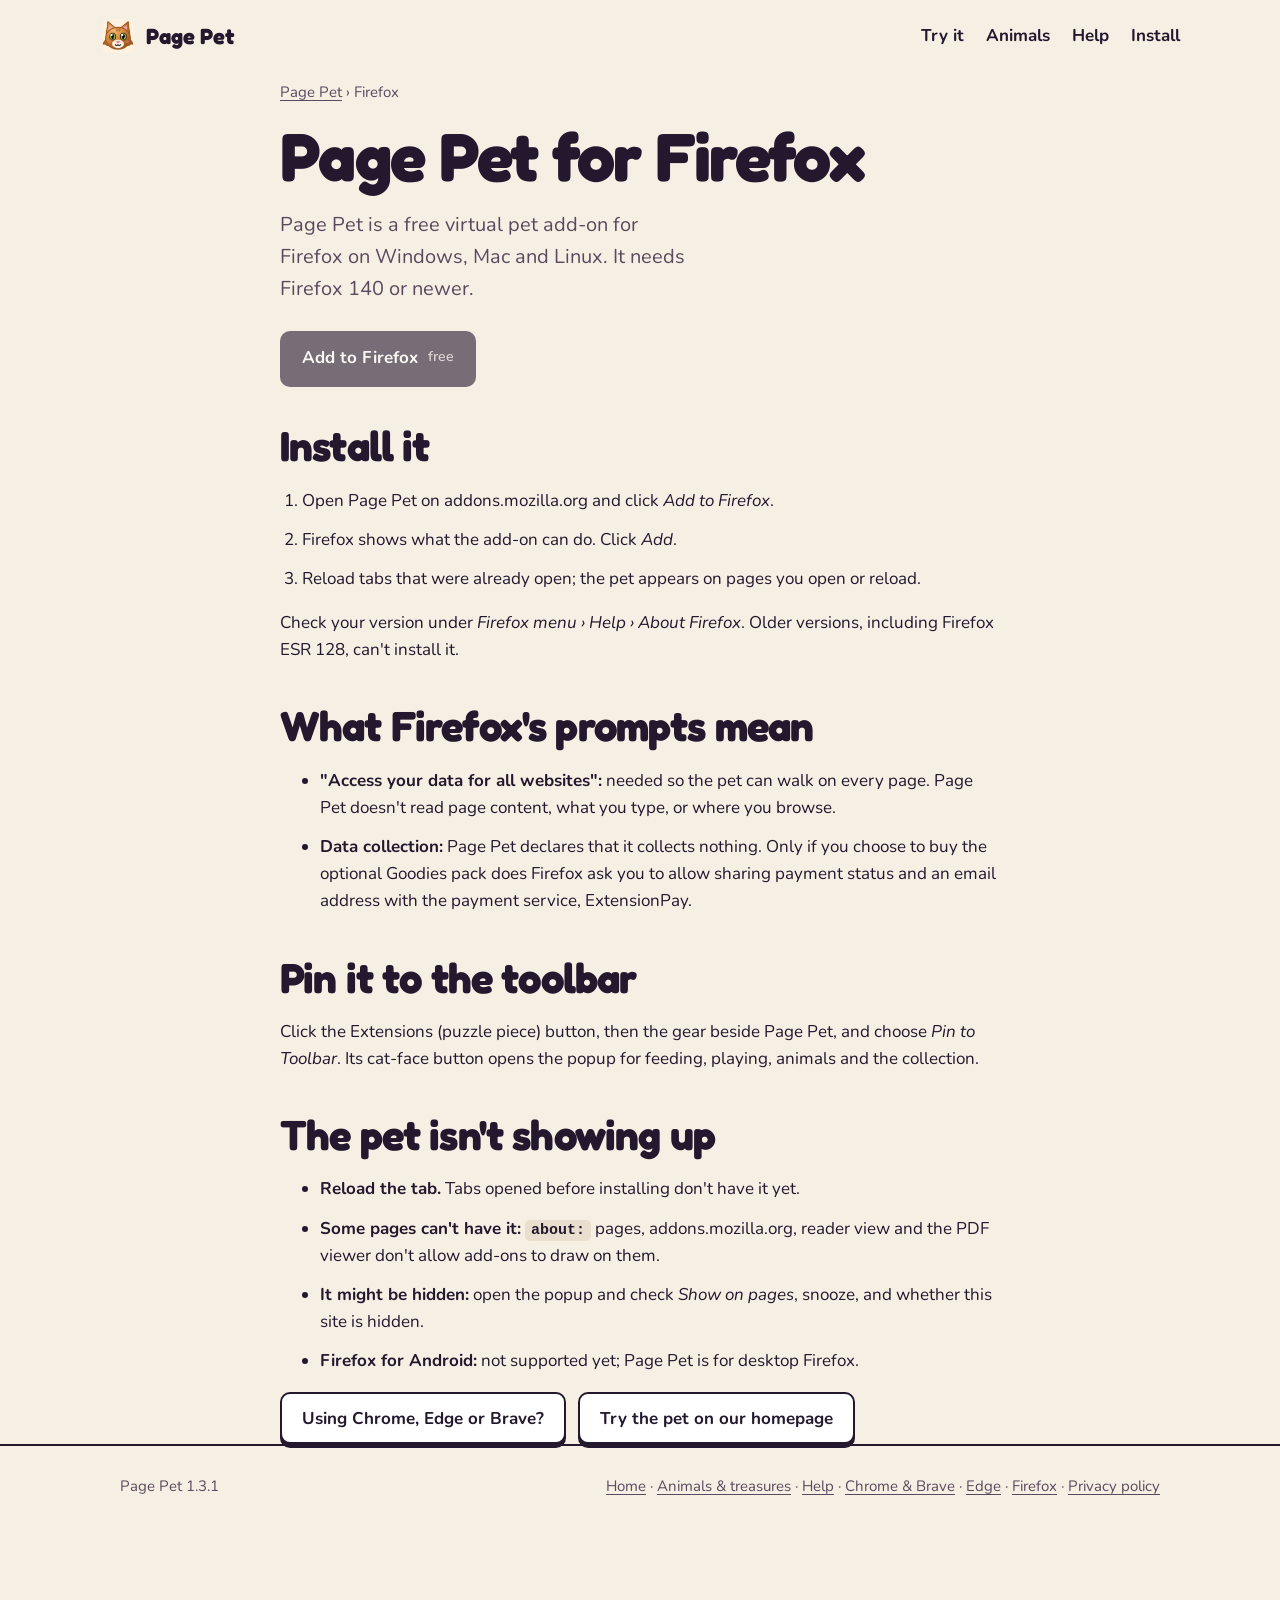
<file: firefox.html>
<!doctype html>
<html lang="en">
<head>
<meta charset="utf-8">
<meta name="viewport" content="width=device-width, initial-scale=1">
<title>Page Pet for Firefox: Cute Virtual Pet Add-on Install Guide</title>
<meta name="description" content="How to install Page Pet, the free virtual pet add-on, in Firefox 140 or newer: adding it, pinning it, what the permission prompts mean, and fixing a pet that does not appear.">
<meta name="robots" content="index, follow, max-image-preview:large">
<link rel="canonical" href="https://lakshmisraj.github.io/page-pet/firefox.html">
<meta name="theme-color" content="#f6efe4">
<link rel="icon" type="image/png" sizes="32x32" href="icon32.png">
<link rel="icon" type="image/svg+xml" href="icon.svg">
<meta property="og:type" content="article">
<meta property="og:site_name" content="Page Pet">
<meta property="og:title" content="Page Pet for Firefox: Cute Virtual Pet Add-on Install Guide">
<meta property="og:description" content="How to install Page Pet, the free virtual pet add-on, in Firefox 140 or newer: adding it, pinning it, what the permission prompts mean, and fixing a pet that does not appear.">
<meta property="og:url" content="https://lakshmisraj.github.io/page-pet/firefox.html">
<meta property="og:image" content="https://lakshmisraj.github.io/page-pet/og.png">
<meta name="twitter:card" content="summary_large_image">
<link rel="preconnect" href="https://fonts.googleapis.com">
<link rel="preconnect" href="https://fonts.gstatic.com" crossorigin>
<link rel="preload" as="style" href="https://fonts.googleapis.com/css2?family=Fredoka:wght@500;600;700&family=Nunito:wght@400;600;700;800&display=swap" onload="this.onload=null;this.rel='stylesheet'">
<noscript><link rel="stylesheet" href="https://fonts.googleapis.com/css2?family=Fredoka:wght@500;600;700&family=Nunito:wght@400;600;700;800&display=swap"></noscript>
<link rel="stylesheet" href="style.css">
<script type="application/ld+json">
{"@context": "https://schema.org", "@type": "BreadcrumbList", "itemListElement": [
  {"@type": "ListItem", "position": 1, "name": "Page Pet", "item": "https://lakshmisraj.github.io/page-pet/"},
  {"@type": "ListItem", "position": 2, "name": "Firefox", "item": "https://lakshmisraj.github.io/page-pet/firefox.html"}]}
</script>
</head>
<body>
  <header class="wrap top">
    <a class="brand" href="./"><img src="icon128.png" alt="" width="36" height="36">Page Pet</a>
    <nav aria-label="Main"><a href="./#try">Try it</a><a href="animals.html">Animals</a><a href="help.html">Help</a><a href="chrome.html">Install</a></nav>
  </header>
  <main class="wrap guide">
    <p class="crumbs"><a href="./">Page Pet</a> › Firefox</p>

    <h1>Page Pet for Firefox</h1>
    <p class="lede">Page Pet is a free virtual pet add-on for Firefox on Windows, Mac and Linux. It needs Firefox 140 or newer.</p>
    <div class="cta">
      <a class="btn primary" href="./#install" aria-disabled="true" title="Coming soon">Add to Firefox <small>free</small></a>
    </div>

    <h2>Install it</h2>
    <ol>
      <li>Open Page Pet on addons.mozilla.org and click <em>Add to Firefox</em>.</li>
      <li>Firefox shows what the add-on can do. Click <em>Add</em>.</li>
      <li>Reload tabs that were already open; the pet appears on pages you open or reload.</li>
    </ol>
    <p>Check your version under <em>Firefox menu › Help › About Firefox</em>. Older versions, including Firefox ESR 128, can't install it.</p>

    <h2>What Firefox's prompts mean</h2>
    <ul>
      <li><strong>"Access your data for all websites":</strong> needed so the pet can walk on every page. Page Pet doesn't read page content, what you type, or where you browse.</li>
      <li><strong>Data collection:</strong> Page Pet declares that it collects nothing. Only if you choose to buy the optional Goodies pack does Firefox ask you to allow sharing payment status and an email address with the payment service, ExtensionPay.</li>
    </ul>

    <h2>Pin it to the toolbar</h2>
    <p>Click the Extensions (puzzle piece) button, then the gear beside Page Pet, and choose <em>Pin to Toolbar</em>. Its cat-face button opens the popup for feeding, playing, animals and the collection.</p>

    <h2>The pet isn't showing up</h2>
    <ul>
      <li><strong>Reload the tab.</strong> Tabs opened before installing don't have it yet.</li>
      <li><strong>Some pages can't have it:</strong> <code>about:</code> pages, addons.mozilla.org, reader view and the PDF viewer don't allow add-ons to draw on them.</li>
      <li><strong>It might be hidden:</strong> open the popup and check <em>Show on pages</em>, snooze, and whether this site is hidden.</li>
      <li><strong>Firefox for Android:</strong> not supported yet; Page Pet is for desktop Firefox.</li>
    </ul>
    <div class="more"><a class="btn" href="chrome.html">Using Chrome, Edge or Brave?</a><a class="btn" href="./#try">Try the pet on our homepage</a></div>
  </main>
  <footer>
    <div class="wrap">
      <span>Page Pet 1.3.1</span>
      <span><a href="./">Home</a> · <a href="animals.html">Animals &amp; treasures</a> · <a href="help.html">Help</a> · <a href="chrome.html">Chrome &amp; Brave</a> · <a href="edge.html">Edge</a> · <a href="firefox.html">Firefox</a> · <a href="privacy.html">Privacy policy</a></span>
    </div>
  </footer>
</body>
</html>
</file>
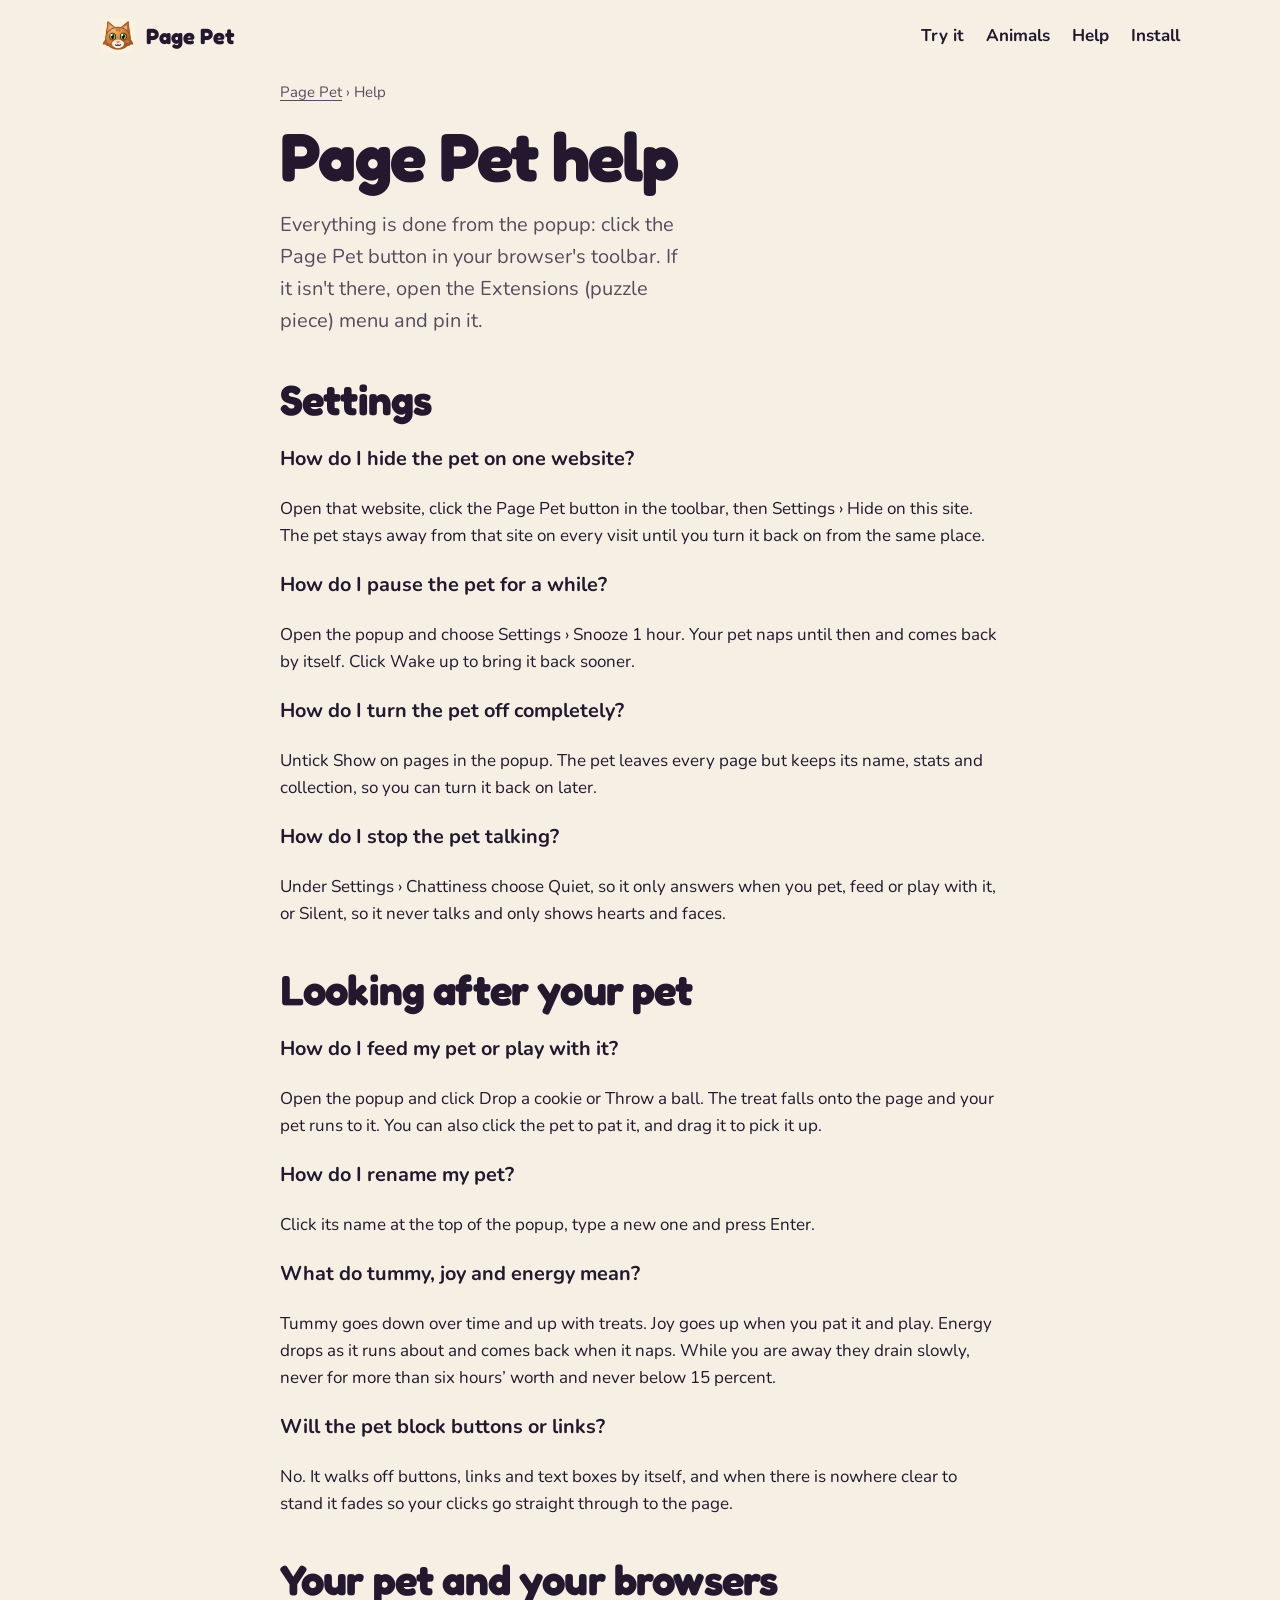
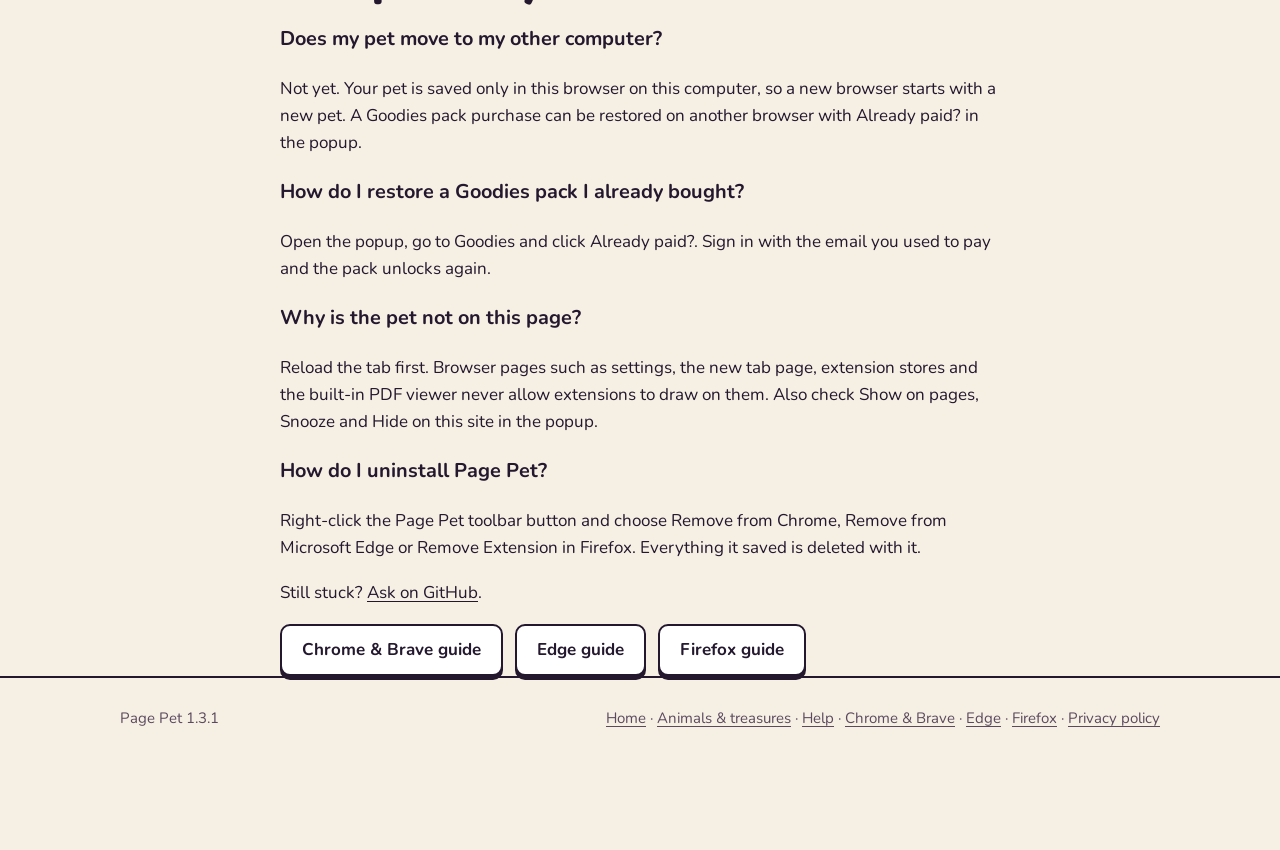
<file: help.html>
<!doctype html>
<html lang="en">
<head>
<meta charset="utf-8">
<meta name="viewport" content="width=device-width, initial-scale=1">
<title>Page Pet Help: Hide, Snooze, Quiet and Care for Your Pet</title>
<meta name="description" content="Answers for Page Pet, the virtual pet browser extension: how to hide the pet on one site, snooze it, make it quiet, feed it, rename it, restore the Goodies pack and more.">
<meta name="robots" content="index, follow, max-image-preview:large">
<link rel="canonical" href="https://lakshmisraj.github.io/page-pet/help.html">
<meta name="theme-color" content="#f6efe4">
<link rel="icon" type="image/png" sizes="32x32" href="icon32.png">
<link rel="icon" type="image/svg+xml" href="icon.svg">
<meta property="og:type" content="article">
<meta property="og:site_name" content="Page Pet">
<meta property="og:title" content="Page Pet Help: Hide, Snooze, Quiet and Care for Your Pet">
<meta property="og:description" content="Answers for Page Pet, the virtual pet browser extension: how to hide the pet on one site, snooze it, make it quiet, feed it, rename it, restore the Goodies pack and more.">
<meta property="og:url" content="https://lakshmisraj.github.io/page-pet/help.html">
<meta property="og:image" content="https://lakshmisraj.github.io/page-pet/og.png">
<meta name="twitter:card" content="summary_large_image">
<link rel="preconnect" href="https://fonts.googleapis.com">
<link rel="preconnect" href="https://fonts.gstatic.com" crossorigin>
<link rel="preload" as="style" href="https://fonts.googleapis.com/css2?family=Fredoka:wght@500;600;700&family=Nunito:wght@400;600;700;800&display=swap" onload="this.onload=null;this.rel='stylesheet'">
<noscript><link rel="stylesheet" href="https://fonts.googleapis.com/css2?family=Fredoka:wght@500;600;700&family=Nunito:wght@400;600;700;800&display=swap"></noscript>
<link rel="stylesheet" href="style.css">
<script type="application/ld+json">
{"@context": "https://schema.org", "@type": "BreadcrumbList", "itemListElement": [
  {"@type": "ListItem", "position": 1, "name": "Page Pet", "item": "https://lakshmisraj.github.io/page-pet/"},
  {"@type": "ListItem", "position": 2, "name": "Help", "item": "https://lakshmisraj.github.io/page-pet/help.html"}]}
</script>
<script type="application/ld+json">
{
 "@context": "https://schema.org",
 "@type": "FAQPage",
 "mainEntity": [
  {
   "@type": "Question",
   "name": "How do I hide the pet on one website?",
   "acceptedAnswer": {
    "@type": "Answer",
    "text": "Open that website, click the Page Pet button in the toolbar, then Settings › Hide on this site. The pet stays away from that site on every visit until you turn it back on from the same place."
   }
  },
  {
   "@type": "Question",
   "name": "How do I pause the pet for a while?",
   "acceptedAnswer": {
    "@type": "Answer",
    "text": "Open the popup and choose Settings › Snooze 1 hour. Your pet naps until then and comes back by itself. Click Wake up to bring it back sooner."
   }
  },
  {
   "@type": "Question",
   "name": "How do I turn the pet off completely?",
   "acceptedAnswer": {
    "@type": "Answer",
    "text": "Untick Show on pages in the popup. The pet leaves every page but keeps its name, stats and collection, so you can turn it back on later."
   }
  },
  {
   "@type": "Question",
   "name": "How do I stop the pet talking?",
   "acceptedAnswer": {
    "@type": "Answer",
    "text": "Under Settings › Chattiness choose Quiet, so it only answers when you pet, feed or play with it, or Silent, so it never talks and only shows hearts and faces."
   }
  },
  {
   "@type": "Question",
   "name": "How do I feed my pet or play with it?",
   "acceptedAnswer": {
    "@type": "Answer",
    "text": "Open the popup and click Drop a cookie or Throw a ball. The treat falls onto the page and your pet runs to it. You can also click the pet to pat it, and drag it to pick it up."
   }
  },
  {
   "@type": "Question",
   "name": "How do I rename my pet?",
   "acceptedAnswer": {
    "@type": "Answer",
    "text": "Click its name at the top of the popup, type a new one and press Enter."
   }
  },
  {
   "@type": "Question",
   "name": "What do tummy, joy and energy mean?",
   "acceptedAnswer": {
    "@type": "Answer",
    "text": "Tummy goes down over time and up with treats. Joy goes up when you pat it and play. Energy drops as it runs about and comes back when it naps. While you are away they drain slowly, never for more than six hours’ worth and never below 15 percent."
   }
  },
  {
   "@type": "Question",
   "name": "Will the pet block buttons or links?",
   "acceptedAnswer": {
    "@type": "Answer",
    "text": "No. It walks off buttons, links and text boxes by itself, and when there is nowhere clear to stand it fades so your clicks go straight through to the page."
   }
  },
  {
   "@type": "Question",
   "name": "Does my pet move to my other computer?",
   "acceptedAnswer": {
    "@type": "Answer",
    "text": "Not yet. Your pet is saved only in this browser on this computer, so a new browser starts with a new pet. A Goodies pack purchase can be restored on another browser with Already paid? in the popup."
   }
  },
  {
   "@type": "Question",
   "name": "How do I restore a Goodies pack I already bought?",
   "acceptedAnswer": {
    "@type": "Answer",
    "text": "Open the popup, go to Goodies and click Already paid?. Sign in with the email you used to pay and the pack unlocks again."
   }
  },
  {
   "@type": "Question",
   "name": "Why is the pet not on this page?",
   "acceptedAnswer": {
    "@type": "Answer",
    "text": "Reload the tab first. Browser pages such as settings, the new tab page, extension stores and the built-in PDF viewer never allow extensions to draw on them. Also check Show on pages, Snooze and Hide on this site in the popup."
   }
  },
  {
   "@type": "Question",
   "name": "How do I uninstall Page Pet?",
   "acceptedAnswer": {
    "@type": "Answer",
    "text": "Right-click the Page Pet toolbar button and choose Remove from Chrome, Remove from Microsoft Edge or Remove Extension in Firefox. Everything it saved is deleted with it."
   }
  }
 ]
}
</script>
</head>
<body>
  <header class="wrap top">
    <a class="brand" href="./"><img src="icon128.png" alt="" width="36" height="36">Page Pet</a>
    <nav aria-label="Main"><a href="./#try">Try it</a><a href="animals.html">Animals</a><a href="help.html">Help</a><a href="chrome.html">Install</a></nav>
  </header>
  <main class="wrap guide">
    <p class="crumbs"><a href="./">Page Pet</a> › Help</p>

    <h1>Page Pet help</h1>
    <p class="lede">Everything is done from the popup: click the Page Pet button in your browser's toolbar. If it isn't there, open the Extensions (puzzle piece) menu and pin it.</p>
    <h2>Settings</h2>
    <h3>How do I hide the pet on one website?</h3>
    <p>Open that website, click the Page Pet button in the toolbar, then Settings › Hide on this site. The pet stays away from that site on every visit until you turn it back on from the same place.</p>
    <h3>How do I pause the pet for a while?</h3>
    <p>Open the popup and choose Settings › Snooze 1 hour. Your pet naps until then and comes back by itself. Click Wake up to bring it back sooner.</p>
    <h3>How do I turn the pet off completely?</h3>
    <p>Untick Show on pages in the popup. The pet leaves every page but keeps its name, stats and collection, so you can turn it back on later.</p>
    <h3>How do I stop the pet talking?</h3>
    <p>Under Settings › Chattiness choose Quiet, so it only answers when you pet, feed or play with it, or Silent, so it never talks and only shows hearts and faces.</p>
    <h2>Looking after your pet</h2>
    <h3>How do I feed my pet or play with it?</h3>
    <p>Open the popup and click Drop a cookie or Throw a ball. The treat falls onto the page and your pet runs to it. You can also click the pet to pat it, and drag it to pick it up.</p>
    <h3>How do I rename my pet?</h3>
    <p>Click its name at the top of the popup, type a new one and press Enter.</p>
    <h3>What do tummy, joy and energy mean?</h3>
    <p>Tummy goes down over time and up with treats. Joy goes up when you pat it and play. Energy drops as it runs about and comes back when it naps. While you are away they drain slowly, never for more than six hours’ worth and never below 15 percent.</p>
    <h3>Will the pet block buttons or links?</h3>
    <p>No. It walks off buttons, links and text boxes by itself, and when there is nowhere clear to stand it fades so your clicks go straight through to the page.</p>
    <h2>Your pet and your browsers</h2>
    <h3>Does my pet move to my other computer?</h3>
    <p>Not yet. Your pet is saved only in this browser on this computer, so a new browser starts with a new pet. A Goodies pack purchase can be restored on another browser with Already paid? in the popup.</p>
    <h3>How do I restore a Goodies pack I already bought?</h3>
    <p>Open the popup, go to Goodies and click Already paid?. Sign in with the email you used to pay and the pack unlocks again.</p>
    <h3>Why is the pet not on this page?</h3>
    <p>Reload the tab first. Browser pages such as settings, the new tab page, extension stores and the built-in PDF viewer never allow extensions to draw on them. Also check Show on pages, Snooze and Hide on this site in the popup.</p>
    <h3>How do I uninstall Page Pet?</h3>
    <p>Right-click the Page Pet toolbar button and choose Remove from Chrome, Remove from Microsoft Edge or Remove Extension in Firefox. Everything it saved is deleted with it.</p>
    <p>Still stuck? <a href="https://github.com/lakshmisraj/page-pet/issues">Ask on GitHub</a>.</p>
    <div class="more"><a class="btn" href="chrome.html">Chrome &amp; Brave guide</a><a class="btn" href="edge.html">Edge guide</a><a class="btn" href="firefox.html">Firefox guide</a></div>
  </main>
  <footer>
    <div class="wrap">
      <span>Page Pet 1.3.1</span>
      <span><a href="./">Home</a> · <a href="animals.html">Animals &amp; treasures</a> · <a href="help.html">Help</a> · <a href="chrome.html">Chrome &amp; Brave</a> · <a href="edge.html">Edge</a> · <a href="firefox.html">Firefox</a> · <a href="privacy.html">Privacy policy</a></span>
    </div>
  </footer>
</body>
</html>
</file>
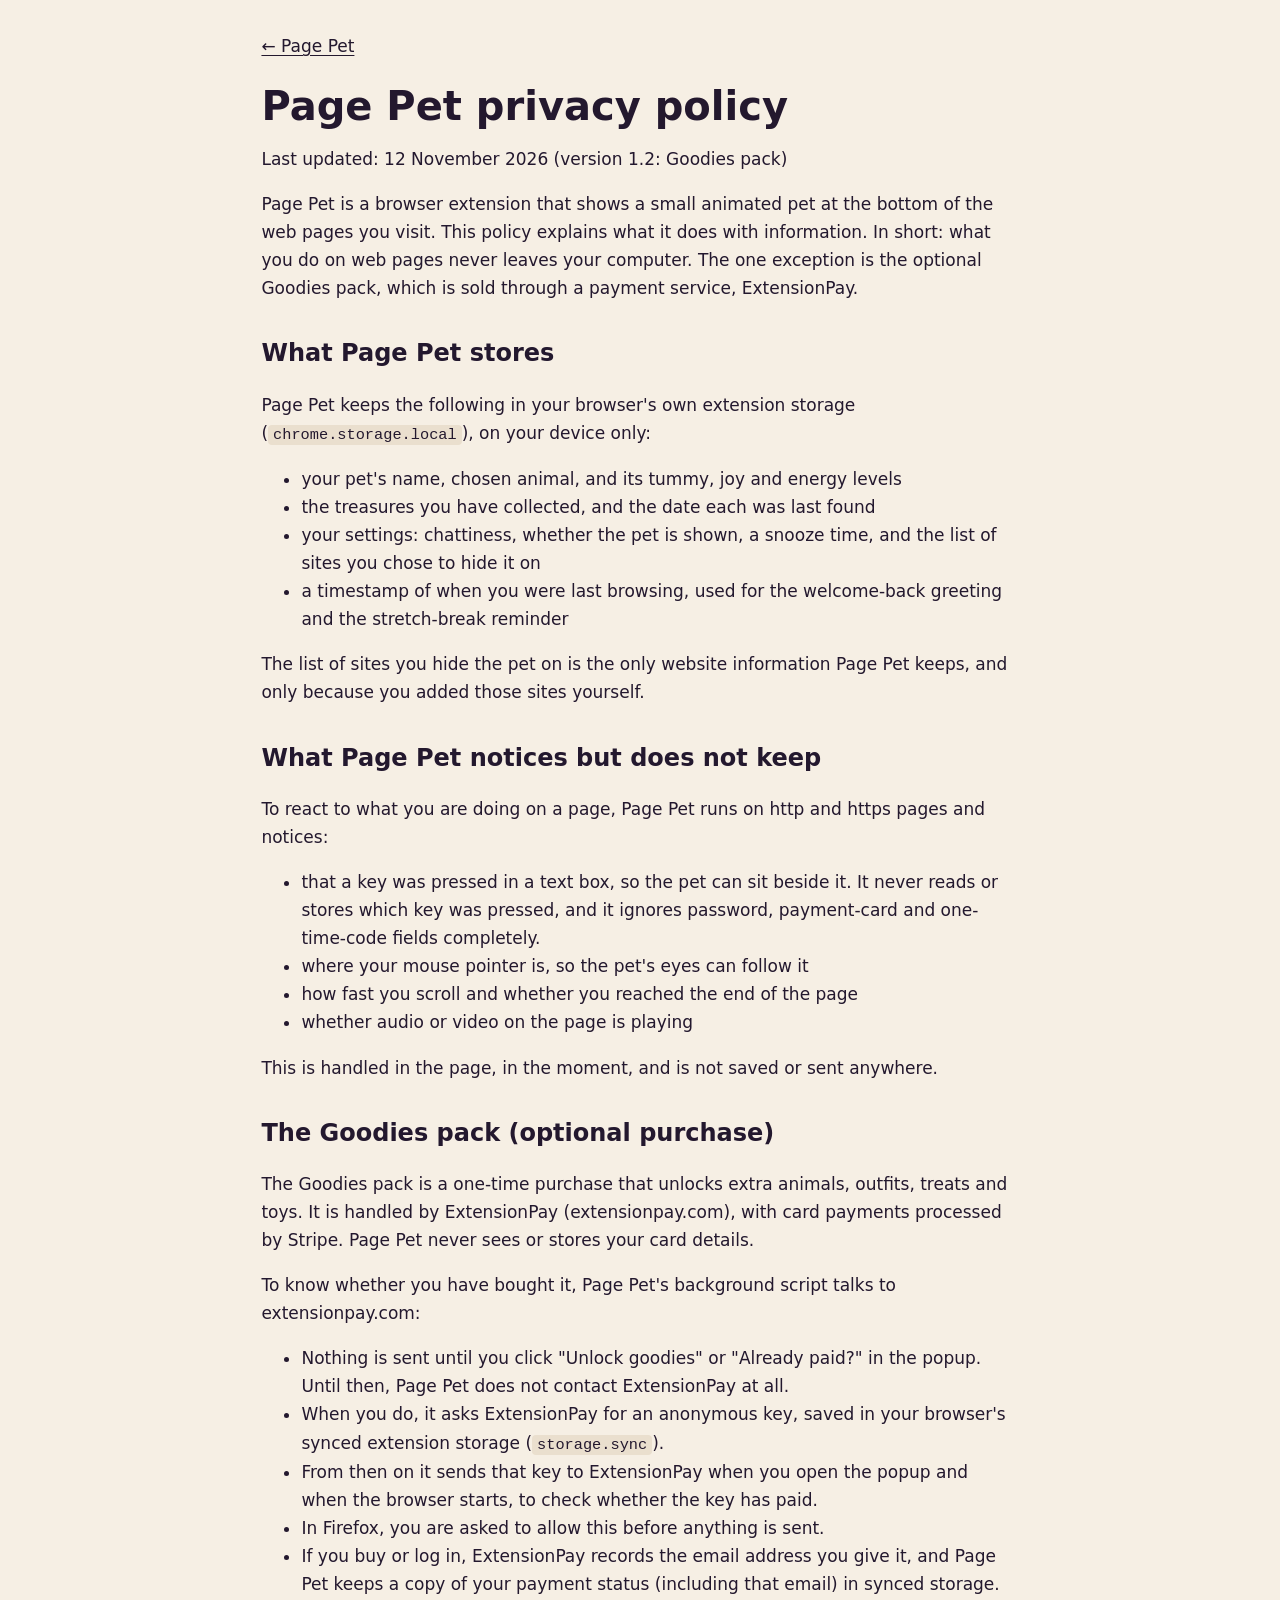
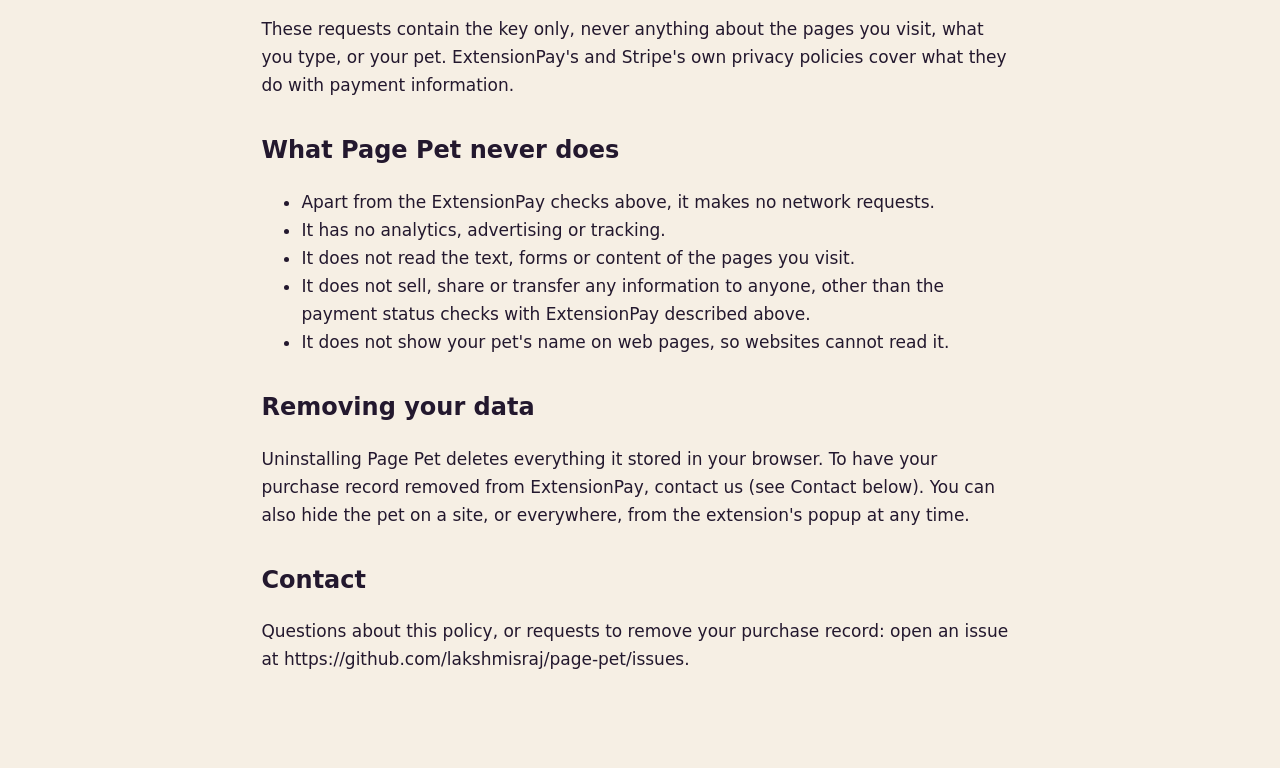
<file: privacy.html>
<!doctype html>
<html lang="en"><head><meta charset="utf-8"><meta name="viewport" content="width=device-width, initial-scale=1">
<title>Privacy policy | Page Pet</title>
<meta name="description" content="How the Page Pet browser extension handles your information: nothing about your browsing leaves your computer.">
<link rel="canonical" href="https://lakshmisraj.github.io/page-pet/privacy.html"><link rel="icon" type="image/png" sizes="32x32" href="icon32.png">
<style>
  body { margin: 0; background: #f6efe4; color: #23182e; font: 17px/1.65 ui-rounded, system-ui, sans-serif; }
  main { max-width: 70ch; margin: 0 auto; padding: 32px 20px 80px; }
  a { color: inherit; text-underline-offset: 3px; } code { background: #eadfce; padding: 1px 5px; border-radius: 4px; font-size: .9em; }
  h1 { font-size: 40px; line-height: 1.1; margin: 24px 0 8px; } h2 { font-size: 24px; margin: 32px 0 6px; }
</style></head>
<body><main><a href="./">&larr; Page Pet</a>
<h1>Page Pet privacy policy</h1>
<p>Last updated: 12 November 2026 (version 1.2: Goodies pack)</p>
<p>Page Pet is a browser extension that shows a small animated pet at the bottom of the web pages you visit. This policy explains what it does with information. In short: what you do on web pages never leaves your computer. The one exception is the optional Goodies pack, which is sold through a payment service, ExtensionPay.</p>
<h2>What Page Pet stores</h2>
<p>Page Pet keeps the following in your browser&#x27;s own extension storage (<code>chrome.storage.local</code>), on your device only:</p>
<ul><li>your pet&#x27;s name, chosen animal, and its tummy, joy and energy levels</li><li>the treasures you have collected, and the date each was last found</li><li>your settings: chattiness, whether the pet is shown, a snooze time, and the list of sites you chose to hide it on</li><li>a timestamp of when you were last browsing, used for the welcome-back greeting and the stretch-break reminder</li></ul>
<p>The list of sites you hide the pet on is the only website information Page Pet keeps, and only because you added those sites yourself.</p>
<h2>What Page Pet notices but does not keep</h2>
<p>To react to what you are doing on a page, Page Pet runs on http and https pages and notices:</p>
<ul><li>that a key was pressed in a text box, so the pet can sit beside it. It never reads or stores which key was pressed, and it ignores password, payment-card and one-time-code fields completely.</li><li>where your mouse pointer is, so the pet&#x27;s eyes can follow it</li><li>how fast you scroll and whether you reached the end of the page</li><li>whether audio or video on the page is playing</li></ul>
<p>This is handled in the page, in the moment, and is not saved or sent anywhere.</p>
<h2>The Goodies pack (optional purchase)</h2>
<p>The Goodies pack is a one-time purchase that unlocks extra animals, outfits, treats and toys. It is handled by ExtensionPay (extensionpay.com), with card payments processed by Stripe. Page Pet never sees or stores your card details.</p>
<p>To know whether you have bought it, Page Pet&#x27;s background script talks to extensionpay.com:</p>
<ul><li>Nothing is sent until you click &quot;Unlock goodies&quot; or &quot;Already paid?&quot; in the popup. Until then, Page Pet does not contact ExtensionPay at all.</li><li>When you do, it asks ExtensionPay for an anonymous key, saved in your browser&#x27;s synced extension storage (<code>storage.sync</code>).</li><li>From then on it sends that key to ExtensionPay when you open the popup and when the browser starts, to check whether the key has paid.</li><li>In Firefox, you are asked to allow this before anything is sent.</li><li>If you buy or log in, ExtensionPay records the email address you give it, and Page Pet keeps a copy of your payment status (including that email) in synced storage.</li></ul>
<p>These requests contain the key only, never anything about the pages you visit, what you type, or your pet. ExtensionPay&#x27;s and Stripe&#x27;s own privacy policies cover what they do with payment information.</p>
<h2>What Page Pet never does</h2>
<ul><li>Apart from the ExtensionPay checks above, it makes no network requests.</li><li>It has no analytics, advertising or tracking.</li><li>It does not read the text, forms or content of the pages you visit.</li><li>It does not sell, share or transfer any information to anyone, other than the payment status checks with ExtensionPay described above.</li><li>It does not show your pet&#x27;s name on web pages, so websites cannot read it.</li></ul>
<h2>Removing your data</h2>
<p>Uninstalling Page Pet deletes everything it stored in your browser. To have your purchase record removed from ExtensionPay, contact us (see Contact below). You can also hide the pet on a site, or everywhere, from the extension&#x27;s popup at any time.</p>
<h2>Contact</h2>
<p>Questions about this policy, or requests to remove your purchase record: open an issue at https://github.com/lakshmisraj/page-pet/issues.</p>
</main></body></html>
</file>
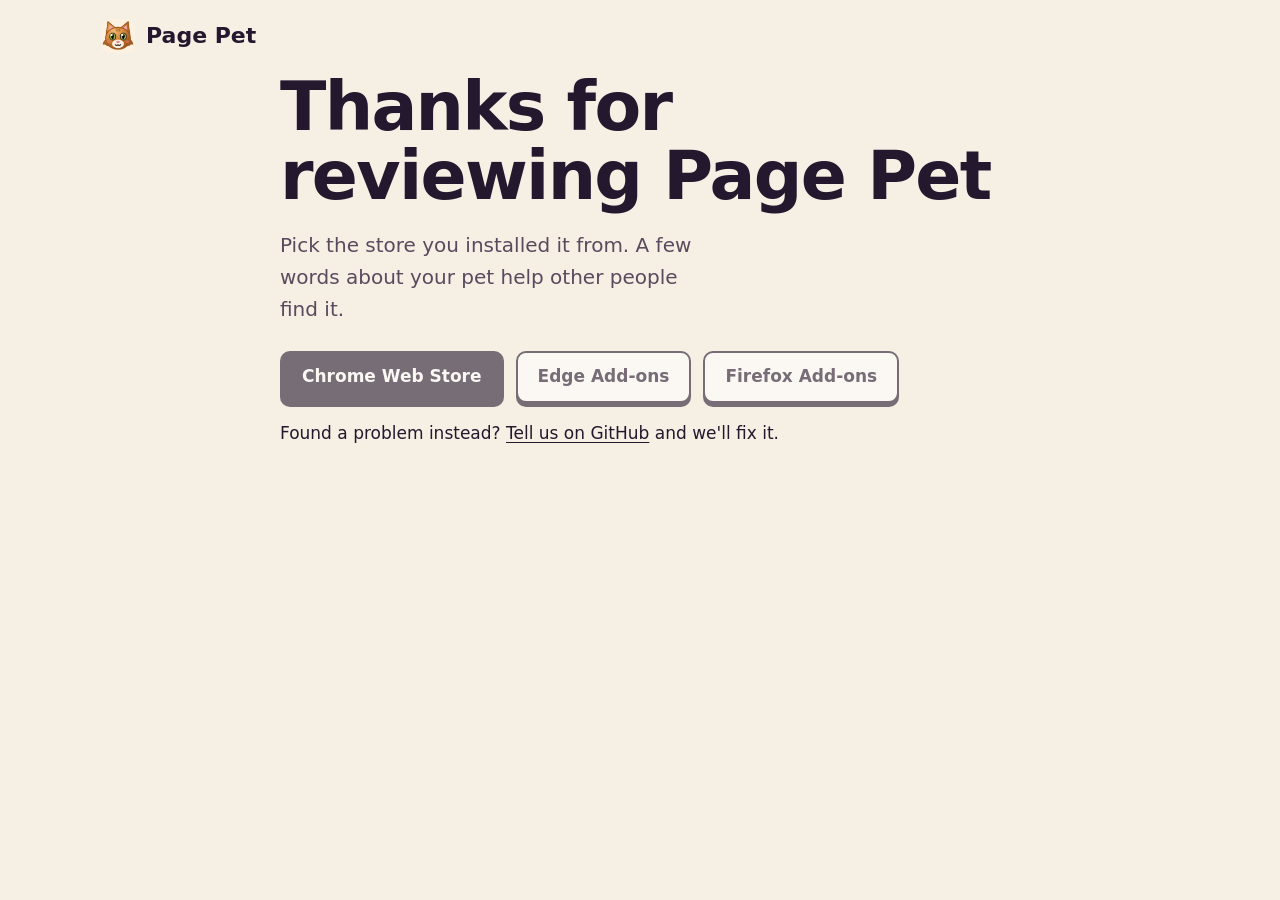
<file: review.html>
<!doctype html>
<html lang="en">
<head>
<meta charset="utf-8">
<meta name="viewport" content="width=device-width, initial-scale=1">
<title>Review Page Pet</title>
<meta name="description" content="Leave a review for Page Pet, the virtual pet browser extension, in your browser's add-on store.">
<meta name="robots" content="noindex, follow">
<link rel="canonical" href="https://lakshmisraj.github.io/page-pet/review.html">
<meta name="theme-color" content="#f6efe4">
<link rel="icon" type="image/png" sizes="32x32" href="icon32.png">
<link rel="icon" type="image/svg+xml" href="icon.svg">
<link rel="stylesheet" href="style.css">
<script>
  // Send people straight to the store for the browser they're using, once that store link exists.
  (() => {
    const ua = navigator.userAgent;
    const chrome = './#install', edge = './#install', firefox = './#install';
    let to = '';
    if (/Firefox\//.test(ua)) to = firefox.startsWith('http') ? firefox.replace(/\/?$/, '/reviews/') : '';
    else if (/Edg\//.test(ua)) to = edge.startsWith('http') ? edge : '';
    else to = chrome.startsWith('http') ? chrome.replace(/\/?$/, '/reviews') : '';
    if (to) location.replace(to);
  })();
</script>
</head>
<body>
  <header class="wrap top">
    <a class="brand" href="./"><img src="icon128.png" alt="" width="36" height="36">Page Pet</a>
  </header>
  <main class="wrap guide">
    <h1>Thanks for reviewing Page Pet</h1>
    <p class="lede">Pick the store you installed it from. A few words about your pet help other people find it.</p>
    <div class="cta">
      <a class="btn primary" href="./#install" aria-disabled="true" title="Coming soon">Chrome Web Store</a>
      <a class="btn" href="./#install" aria-disabled="true" title="Coming soon">Edge Add-ons</a>
      <a class="btn" href="./#install" aria-disabled="true" title="Coming soon">Firefox Add-ons</a>
    </div>
    <p>Found a problem instead? <a href="https://github.com/lakshmisraj/page-pet/issues">Tell us on GitHub</a> and we'll fix it.</p>
  </main>
</body>
</html>
</file>
<file: style.css>
:root {
    --ink: #23182e; --ink-soft: #5b4a5e; --page: #f6efe4; --card: #fffaf3; --sun: #f2b23c;
    --coral: #b3441c; --coral-bright: #ef7d57; --leaf: #5fa84b; --sky: #cfe6f2; --line: 2.5px solid var(--ink);
    --display: "Fredoka", ui-rounded, "SF Pro Rounded", system-ui, sans-serif;
    --body: "Nunito", ui-rounded, system-ui, sans-serif;
  }
  * { box-sizing: border-box; }
  html { scroll-behavior: smooth; }
  @media (prefers-reduced-motion: reduce) { html { scroll-behavior: auto; } }
  body { margin: 0; background: var(--page); color: var(--ink); font: 17px/1.6 var(--body); }
  ::selection { background: #ffd98a; }
  a { color: inherit; text-underline-offset: 3px; }
  :focus-visible { outline: 3px solid var(--coral); outline-offset: 3px; border-radius: 6px; }
  .wrap { max-width: 1080px; margin: 0 auto; padding: 0 20px; }

  .top { display: flex; align-items: center; justify-content: space-between; padding: 18px 0; }
  .brand { display: flex; align-items: center; gap: 10px; font: 700 22px/1 var(--display); text-decoration: none; }
  .brand img { width: 36px; height: 36px; }
  .top nav { display: flex; gap: 22px; font-weight: 700; }
  .top nav a { text-decoration: none; }
  .top nav a:hover { text-decoration: underline; }
  @media (max-width: 640px) { .top nav { display: none; } }

  .hero { display: grid; grid-template-columns: 1.1fr .9fr; gap: 40px; align-items: center; padding: 36px 0 56px; }
  @media (max-width: 860px) { .hero { grid-template-columns: 1fr; padding-top: 16px; } }
  h1 { font: 700 clamp(40px, 6vw, 68px)/1.02 var(--display); letter-spacing: -0.025em; margin: 0 0 18px; }
  h1 em { font-style: normal; color: var(--coral); }
  .lede { font-size: 20px; color: var(--ink-soft); max-width: 34ch; margin: 0 0 26px; }
  .cta { display: flex; flex-wrap: wrap; gap: 12px; }
  .btn {
    display: inline-flex; align-items: center; gap: 10px; min-height: 52px; padding: 12px 20px;
    font: 700 17px/1 var(--body); color: var(--ink); text-decoration: none; cursor: pointer;
    background: #fff; border: var(--line); border-radius: 10px; box-shadow: 0 4px 0 var(--ink);
  }
  .btn:hover { background: #fff3dc; }
  .btn:active { transform: translateY(4px); box-shadow: none; }
  .btn.primary { background: var(--ink); color: #fff; }
  .btn.primary:hover { background: #3a2a48; }
  .btn[aria-disabled=true] { opacity: .6; cursor: default; }
  .btn small { font-weight: 600; opacity: .75; }
  .browsers { margin: 16px 0 0; font-size: 14px; color: var(--ink-soft); }

  .stage {
    position: relative; aspect-ratio: 5 / 4; background: var(--card); border: var(--line); border-radius: 18px;
    box-shadow: 0 6px 0 var(--ink); overflow: hidden;
  }
  .stage .bar { height: 38px; border-bottom: var(--line); display: flex; align-items: center; gap: 7px; padding: 0 14px; background: #f1e6d5; }
  .stage .bar i { width: 11px; height: 11px; border-radius: 50%; border: 2px solid var(--ink); background: #fff; }
  .stage .lines { padding: 22px 26px; }
  .stage .lines b { display: block; height: 14px; margin: 0 0 12px; background: #eadfce; border-radius: 7px; }
  .stage .critter { position: absolute; left: 50%; bottom: 14px; transform: translateX(-50%); }
  .stage .critter .pet-svg { zoom: 2.3; }
  .stage .say {
    position: absolute; left: 50%; bottom: 186px; transform: translateX(-6%); background: #fff; border: var(--line);
    border-radius: 14px; padding: 6px 14px; font: 700 16px/1.2 var(--body); white-space: nowrap;
  }

  section { padding: 56px 0; }
  h2 { font: 700 clamp(30px, 4vw, 42px)/1.1 var(--display); letter-spacing: -0.02em; margin: 0 0 10px; }
  .intro { color: var(--ink-soft); max-width: 60ch; margin: 0 0 28px; }

  .try { background: #fff; border: var(--line); border-radius: 18px; padding: 26px; box-shadow: 0 6px 0 var(--ink); }
  .try-row { display: flex; flex-wrap: wrap; gap: 10px; align-items: center; }
  .try-row + .try-row { margin-top: 14px; }
  .try-label { font-weight: 800; min-width: 70px; }
  .chip {
    min-height: 44px; padding: 6px 12px; display: inline-flex; align-items: center; gap: 8px;
    font: 700 15px/1 var(--body); color: var(--ink); background: #fff; border: 2px solid var(--ink);
    border-radius: 10px; box-shadow: 0 3px 0 var(--ink); cursor: pointer;
  }
  .chip svg { width: 24px; height: 24px; }
  .chip[aria-pressed=true] { background: #ffe7b8; transform: translateY(3px); box-shadow: none; }
  .chip .tag { font-size: 11px; font-weight: 800; padding: 2px 6px; border-radius: 99px; background: var(--ink); color: #fff; }
  .try p { margin: 16px 0 0; font-size: 15px; color: var(--ink-soft); }

  .grid { display: grid; grid-template-columns: repeat(3, 1fr); gap: 18px; }
  @media (max-width: 860px) { .grid { grid-template-columns: 1fr 1fr; } }
  @media (max-width: 560px) { .grid { grid-template-columns: 1fr; } }
  .feat { background: var(--card); border: var(--line); border-radius: 16px; padding: 20px; }
  .feat h3 { font: 600 21px/1.2 var(--display); margin: 0 0 6px; }
  .feat p { margin: 0; color: var(--ink-soft); font-size: 16px; }

  .zoo { display: grid; grid-template-columns: repeat(5, 1fr); gap: 14px; }
  @media (max-width: 760px) { .zoo { grid-template-columns: repeat(2, 1fr); } }
  .zoo figure { margin: 0; background: var(--card); border: var(--line); border-radius: 16px; padding: 14px 6px 10px; text-align: center; }
  .zoo .pet-svg { zoom: 1.3; margin: 0 auto; }
  .zoo figcaption { font: 600 17px/1.2 var(--display); margin-top: 6px; }
  .zoo figcaption small { display: block; font: 700 12px/1.4 var(--body); color: var(--coral); }

  .book { display: grid; grid-template-columns: repeat(5, 64px); gap: 10px; margin: 6px 0 14px; }
  .book span { display: grid; place-items: center; height: 64px; background: #fff; border: 2px solid var(--ink); border-radius: 12px; }
  .book svg { width: 34px; height: 34px; }
  .split { display: grid; grid-template-columns: 1fr 1fr; gap: 40px; align-items: center; }
  @media (max-width: 860px) { .split { grid-template-columns: 1fr; } }
  .list { margin: 0; padding: 0; list-style: none; }
  .list li { padding: 7px 0 7px 30px; position: relative; }
  .list li::before { content: ""; position: absolute; left: 4px; top: 15px; width: 12px; height: 12px; border-radius: 50%; background: var(--leaf); border: 2px solid var(--ink); }

  .pack { background: var(--ink); color: #fff; border-radius: 22px; padding: 34px; display: grid; grid-template-columns: 1.2fr 1fr; gap: 28px; align-items: center; }
  @media (max-width: 860px) { .pack { grid-template-columns: 1fr; } }
  .pack h2 { color: #fff; }
  .pack p { color: #e9dff0; }
  .price { font: 700 44px/1 var(--display); color: var(--sun); }
  .price small { font: 700 16px var(--body); color: #e9dff0; }
  .pack .goods { display: flex; flex-wrap: wrap; gap: 10px; }
  .pack .goods span { width: 60px; height: 60px; display: grid; place-items: center; background: #fff; border-radius: 14px; }
  .pack .goods svg { width: 34px; height: 34px; }

  details { background: var(--card); border: var(--line); border-radius: 14px; padding: 4px 20px; margin: 0 0 12px; }
  summary { font: 600 20px/1.3 var(--display); padding: 14px 0; cursor: pointer; }
  details p { margin: 0 0 16px; color: var(--ink-soft); }

  footer { border-top: var(--line); padding: 28px 0 120px; font-size: 15px; color: var(--ink-soft); }
  footer .wrap { display: flex; flex-wrap: wrap; gap: 18px; justify-content: space-between; }

  /* install guides */
  .guide { max-width: 760px; }
  .guide ol { padding-left: 22px; }
  .guide li { margin: 0 0 12px; }
  .guide h2 { margin-top: 40px; }
  .guide kbd, .guide code { font: 600 15px/1 ui-monospace, Menlo, monospace; background: #eadfce; padding: 2px 6px; border-radius: 5px; }
  .crumbs { font-size: 15px; color: var(--ink-soft); margin: 8px 0 18px; }
  .crumbs a { color: inherit; }
  .more { display: flex; flex-wrap: wrap; gap: 12px; margin-top: 18px; }

/* animals.html */
.guide.wide { max-width: 980px; }
.beasts { display: grid; grid-template-columns: repeat(2, 1fr); gap: 14px; }
@media (max-width: 760px) { .beasts { grid-template-columns: 1fr; } }
.beast { display: flex; gap: 14px; align-items: center; background: var(--card); border: var(--line); border-radius: 16px; padding: 12px 16px; }
.beast figure { margin: 0; flex: 0 0 96px; min-height: 70px; display: grid; place-items: center; }
.beast h3 { margin: 0 0 4px; }
.beast h3 small { font: 700 12px/1 var(--body); color: var(--coral); margin-left: 6px; }
.beast p { margin: 0; }
.tt { width: 100%; border-collapse: collapse; }
.tt th, .tt td { text-align: left; padding: 10px 8px; border-bottom: 1px solid #e3d6c3; vertical-align: middle; }
.tt td:first-child { white-space: nowrap; font-weight: 700; }
.ti { display: inline-grid; place-items: center; width: 30px; vertical-align: middle; margin-right: 8px; }
</file>
